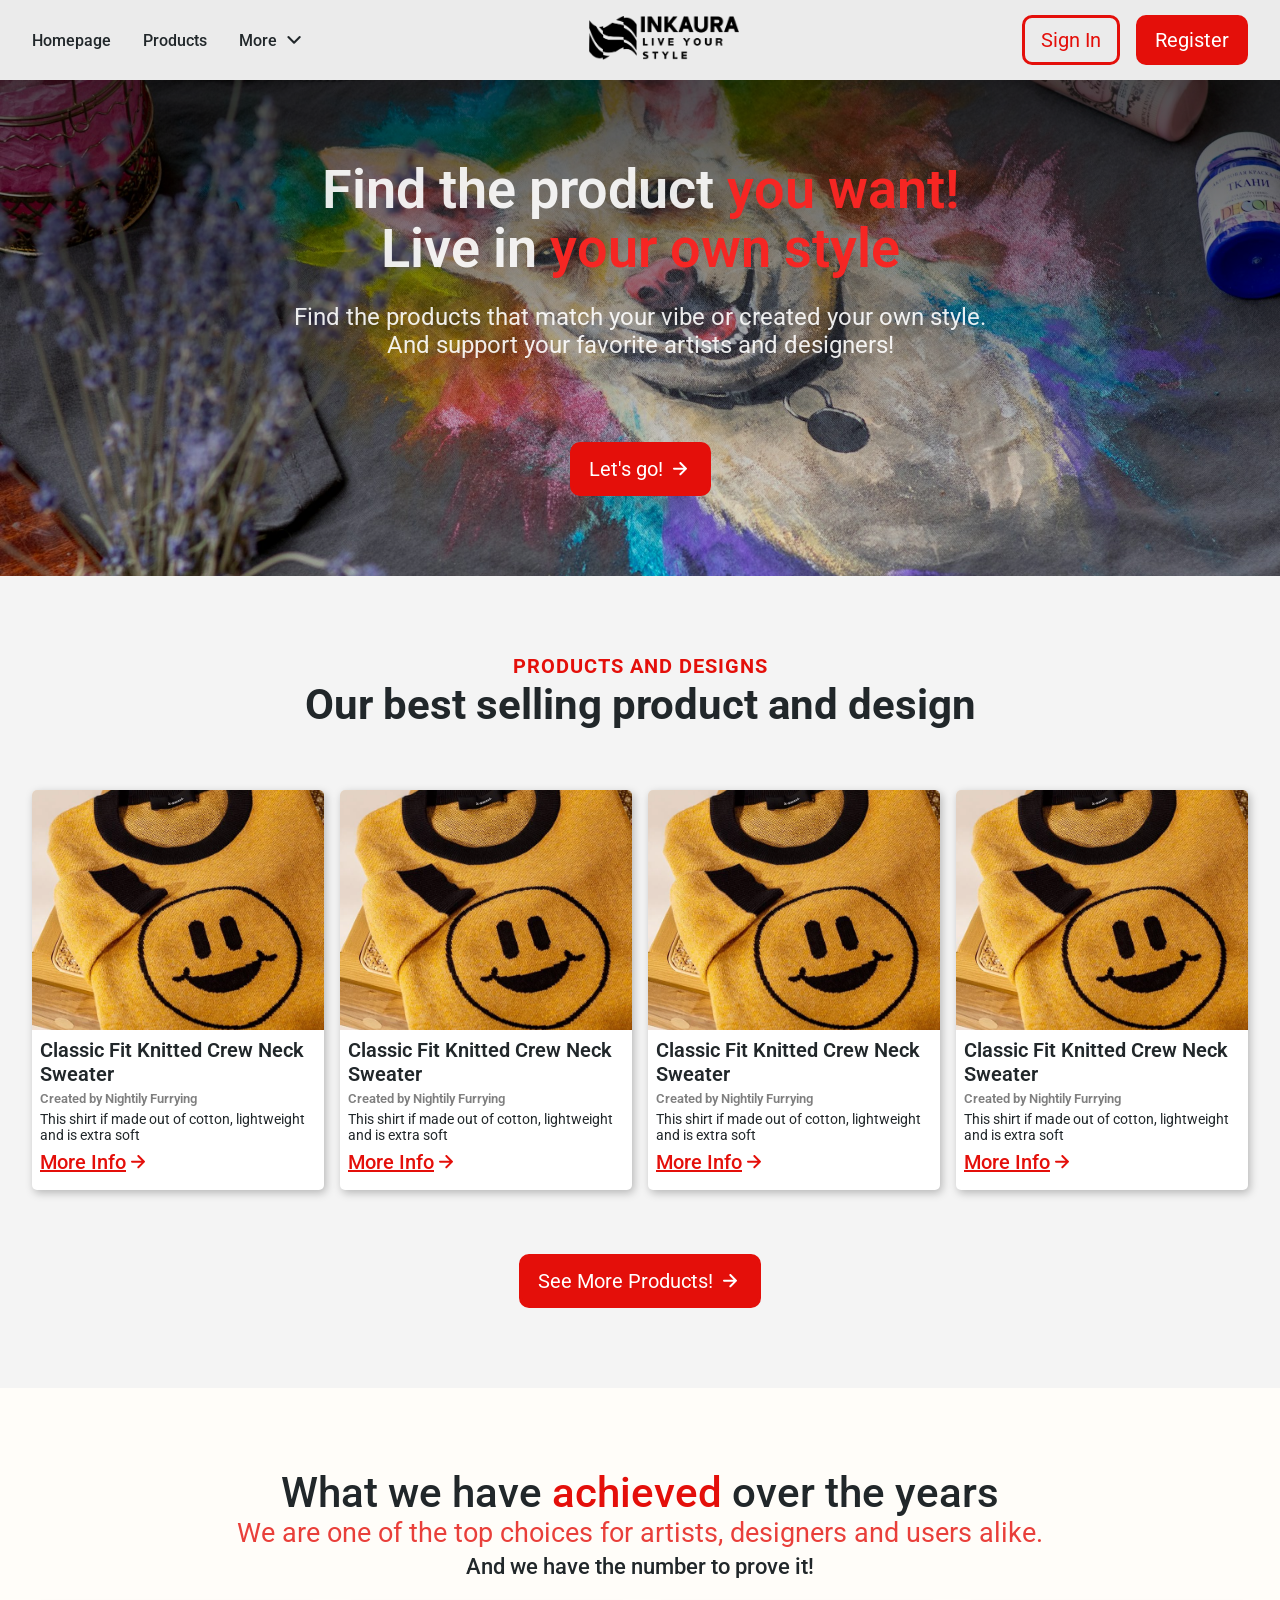
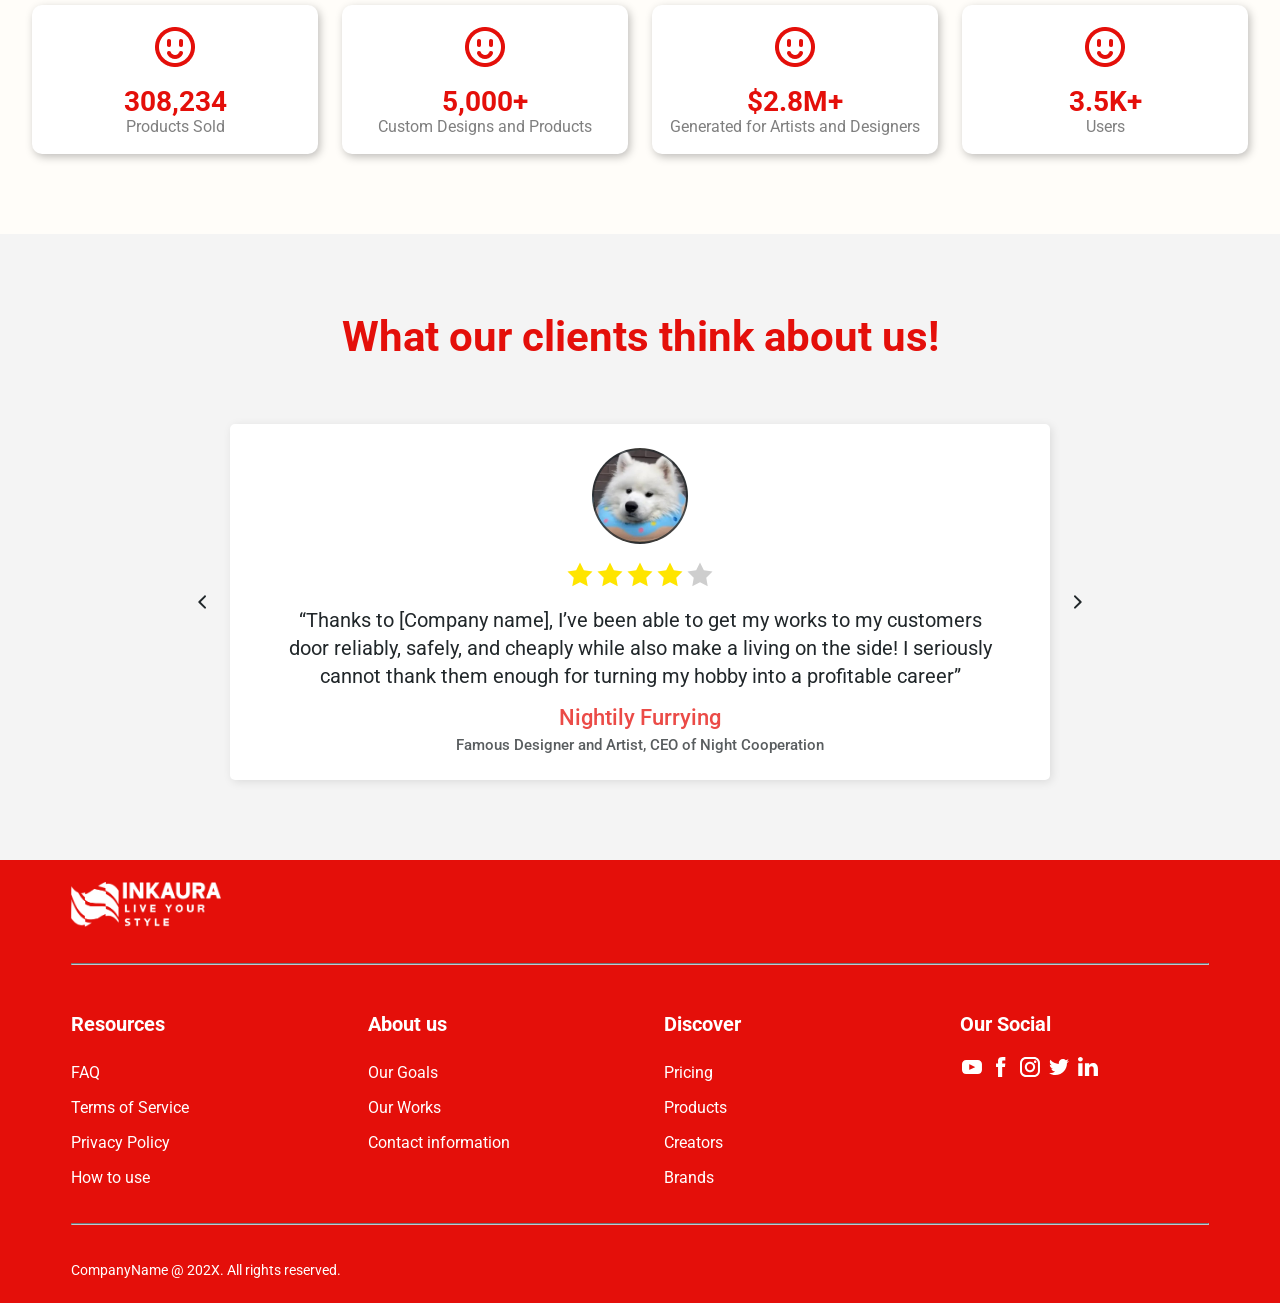
<file: index.html>
<!DOCTYPE html>
<html lang="en">
<head>
    <meta charset="UTF-8">
    <meta name="viewport" content="width=device-width, initial-scale=1.0">
    <title>Print on Demand | Homepage</title>
    <link rel="stylesheet" type="text/css" href="/css/style.css">
    <link rel="stylesheet" href="/css/font.css">
    <link rel="stylesheet" href="/css/header-footer.css">
    <link rel="stylesheet" href="/css/utils.css">
</head>
<body>
    <section class="section1 a-center flex-c">
        <div class="overlay">

        </div>
        <header class="flex-r between a-center">
            <menu class="f16 w5 flex-r a-center">
                <a href="./index.html">
                     Homepage
                </a>
                <a href="./product2.html">
                    Products
                </a>
                <div class="dropdown">
                    <div class="flex-r a-center g-5">
                        More 
                        <svg xmlns="http://www.w3.org/2000/svg" width="24" height="24" viewBox="0 0 24 24" fill="#fff">
                            <path class="icon-chevron-down" fill="var(--default)"/>
                        </svg>
                    </div>
                    <div class="content flex-c">
                        <a href="./about.html">About us</a>
                        <a href="./dashboard.html">Contact Information</a>
                        <a href="./dashboard.html">FAQ</a>
                    </div>
                </div>
            </menu>
            <div class="logo">
                <img src="./assets/logo.png">
            </div>
            <div class="account flex-r">
                <button class="secondary">
                    Sign In
                </button>
                <button class="primary">
                    Register
                </button>
            </div>
        </header>
        <div class="container a-center j-center flex-c between">
            <div class="top flex-c">
                <div class="f54 w7 line-110 c-w90">
                    Find the product <span class="c-accent-light">you want!</span><br>
                    Live in <span class="c-accent-light">your own style</span>
                </div>
                <div class="f24 w4 c-w90">
                    Find the products that match your vibe or created your own style.<br>
                    And support your favorite artists and designers!
                </div>
            </div>
            <button class="primary" onclick="window.location.assign('./product2.html')">
                Let's go!                             
                <svg xmlns="http://www.w3.org/2000/svg" width="24" height="24" viewBox="0 0 24 24" fill="#fff">
                    <path class="icon-arrow-right" fill="#fff"/>
                </svg>
            </button>
        </div>
    </section>
    <section class="section2">
        <div class="container flex-c j-center a-center">
            <div class="header">
                <div class="caption">
                    products and designs
                </div>
                <div class="title">
                    Our best selling product and design
                </div>
            </div>
            <div class="products">
                <div class="card">
                    <div class="image" style="background-image: url('./assets/products/sweater.png');">

                    </div>
                    <div class="text flex-c g-5">
                        <div class="name f20 w7">
                            Classic Fit Knitted Crew Neck Sweater
                        </div>
                        <div class="desc f14 w4 flex-c g-5">
                            <div class="f13 w7 c-b50">
                                Created by Nightily Furrying
                            </div>
                            This shirt if made out of cotton, lightweight and is extra soft
                        </div>
                    </div>
                    <div class="more-info">
                        <div class="c-accent w5 f20 flex-r a-center" onclick="window.location.assign('./product-details.html')">
                            More Info
                            <svg xmlns="http://www.w3.org/2000/svg" width="24" height="24" viewBox="0 0 24 24" fill="#fff">
                                <path class="icon-arrow-right" fill="var(--pumkin)"/>
                            </svg>
                        </div>
                    </div>
                </div>
                <div class="card">
                    <div class="image" style="background-image: url('./assets/products/sweater.png');">

                    </div>
                    <div class="text flex-c g-5">
                        <div class="name f20 w7">
                            Classic Fit Knitted Crew Neck Sweater
                        </div>
                        <div class="desc f14 w4 flex-c g-5">
                            <div class="f13 w7 c-b50">
                                Created by Nightily Furrying
                            </div>
                            This shirt if made out of cotton, lightweight and is extra soft
                        </div>
                    </div>
                    <div class="more-info">
                        <div class="c-accent w5 f20 flex-r a-center" onclick="window.location.assign('./product-details.html')">
                            More Info
                            <svg xmlns="http://www.w3.org/2000/svg" width="24" height="24" viewBox="0 0 24 24" fill="#fff">
                                <path class="icon-arrow-right" fill="var(--pumkin)"/>
                            </svg>
                        </div>
                    </div>
                </div>
                <div class="card">
                    <div class="image" style="background-image: url('./assets/products/sweater.png');">

                    </div>
                    <div class="text flex-c g-5">
                        <div class="name f20 w7">
                            Classic Fit Knitted Crew Neck Sweater
                        </div>
                        <div class="desc f14 w4 flex-c g-5">
                            <div class="f13 w7 c-b50">
                                Created by Nightily Furrying
                            </div>
                            This shirt if made out of cotton, lightweight and is extra soft
                        </div>
                    </div>
                    <div class="more-info">
                        <div class="c-accent w5 f20 flex-r a-center" onclick="window.location.assign('./product-details.html')">
                            More Info
                            <svg xmlns="http://www.w3.org/2000/svg" width="24" height="24" viewBox="0 0 24 24" fill="#fff">
                                <path class="icon-arrow-right" fill="var(--pumkin)"/>
                            </svg>
                        </div>
                    </div>
                </div>
                <div class="card">
                    <div class="image" style="background-image: url('./assets/products/sweater.png');">

                    </div>
                    <div class="text flex-c g-5">
                        <div class="name f20 w7">
                            Classic Fit Knitted Crew Neck Sweater
                        </div>
                        <div class="desc f14 w4 flex-c g-5">
                            <div class="f13 w7 c-b50">
                                Created by Nightily Furrying
                            </div>
                            This shirt if made out of cotton, lightweight and is extra soft
                        </div>
                    </div>
                    <div class="more-info">
                        <div class="c-accent w5 f20 flex-r a-center" onclick="window.location.assign('./product-details.html')">
                            More Info
                            <svg xmlns="http://www.w3.org/2000/svg" width="24" height="24" viewBox="0 0 24 24" fill="#fff">
                                <path class="icon-arrow-right" fill="var(--pumkin)"/>
                            </svg>
                        </div>
                    </div>
                </div>
            </div>
            <button class="primary" onclick="window.location.assign('./product2.html')">
                See More Products!                             
                <svg xmlns="http://www.w3.org/2000/svg" width="24" height="24" viewBox="0 0 24 24" fill="#fff">
                    <path class="icon-arrow-right" fill="white"/>
                </svg>
            </button>
        </div>
    </section>
    <section class="section3">
        <div class="container flex-c text-center g-24">
            <div>
                <div class="f42 w5">
                    What we have <span class="c-accent">achieved</span> over the years
                </div>
                <div class="c-accent80 f27 w4">
                    We are one of the top choices for artists, designers and users alike.<br>
                    <span class="f22 w5">And we have the number to prove it!</span>
                </div>
            </div>
            <div class="stat flex-r">
                <div class="card flex-c j-center a-center">
                    <img src="./assets/icon/smiley.png">
                    <div>
                        <div class="line-110 f28 w8 c-accent">
                            308,234
                        </div>
                        <div class="c-b50 f16 w4">
                            Products Sold
                        </div>
                    </div>
                </div>
                <div class="card flex-c j-center a-center">
                    <img src="./assets/icon/smiley.png">
                    <div>
                        <div class="line-110 f28 w8 c-accent">
                            5,000+
                        </div>
                        <div class="c-b50 f16 w4">
                            Custom Designs and Products
                        </div>
                    </div>
                </div>
                <div class="card flex-c j-center a-center">
                    <img src="./assets/icon/smiley.png">
                    <div>
                        <div class="line-110 f28 w8 c-accent">
                            $2.8M+
                        </div>
                        <div class="c-b50 f16 w4">
                            Generated for Artists and Designers
                        </div>
                    </div>
                </div>
                <div class="card flex-c j-center a-center">
                    <img src="./assets/icon/smiley.png">
                    <div>
                        <div class="line-110 f28 w8 c-accent">
                            3.5K+
                        </div>
                        <div class="c-b50 f16 w4">
                            Users
                        </div>
                    </div>
                </div>
            </div>
        </div>
    </section>
    <section class="section4">
        <div class="container flex-c a-center between g-64">
            <div class="f42 w8 line-110 text-center c-accent">
                What our clients think about us!
            </div>
            <div class="testimonials flex-r g-16 a-center j-center text-center">
                <svg xmlns="http://www.w3.org/2000/svg" width="24" height="24" viewBox="0 0 24 24" fill="#fff">
                    <path class="icon-chevron-left"/>
                </svg>
                <div class="card flex-c g-16 a-center">
                    <div class="user">
                        
                    </div>
                    <div class="flex-r a-center j-center">
                        <svg xmlns="http://www.w3.org/2000/svg" width="30" height="30" viewBox="0 0 30 30" fill="none">
                            <rect xmlns="http://www.w3.org/2000/svg" width="30" height="30" fill="white"/>
                            <path class="icon-star-active"/>
                        </svg>
                        <svg xmlns="http://www.w3.org/2000/svg" width="30" height="30" viewBox="0 0 30 30" fill="none">
                            <path class="icon-star-active"/>
                        </svg>
                        <svg xmlns="http://www.w3.org/2000/svg" width="30" height="30" viewBox="0 0 30 30" fill="none">
                            <path class="icon-star-active"/>
                        </svg>
                        <svg xmlns="http://www.w3.org/2000/svg" width="30" height="30" viewBox="0 0 30 30" fill="none">
                            <path class="icon-star-active"/>
                        </svg>
                        <svg xmlns="http://www.w3.org/2000/svg" width="30" height="30" viewBox="0 0 30 30" fill="none">
                            <path class="icon-star"/>
                        </svg>
                    </div>
                    <div class="text f20 line-140 w4 text-center">
                        “Thanks to [Company name], I’ve been able to get my works to my customers door reliably, safely, and cheaply while also make a living on the side! I seriously cannot thank them enough for turning my hobby into a profitable career”
                    </div>
                    <div class="flex-c a-center j-center g-5">
                        <div class="c-accent75 f22 w5 line-110">
                            Nightily Furrying
                        </div>
                        <div class="c-text75 f15 w5 line-140">
                            Famous Designer and Artist, CEO of Night Cooperation
                        </div>
                    </div>
                </div>
                <svg xmlns="http://www.w3.org/2000/svg" width="24" height="24" viewBox="0 0 24 24" fill="#fff" class="flip">
                    <path class="icon-chevron-left"/>
                </svg>
            </div>
        </div>
    </section>
    <footer class="a-center j-center">
        <div class="container">
            <div class="logo">
                <img src="./assets/logo.png" style="filter: invert(1);">
            </div>
            <hr>
            <div class="resources flex-r between">
                <div class="link-bar">
                    <div class="link-type">
                        Resources
                    </div>
                    <a href="#" class="link">
                        FAQ
                    </a>
                    <a href="#" class="link">
                        Terms of Service
                    </a>
                    <a href="#" class="link">
                        Privacy Policy
                    </a>
                    <a href="#" class="link">
                        How to use
                    </a>
                </div>
                <div class="link-bar">
                    <div class="link-type">
                        About us
                    </div>
                    <a href="#" class="link">
                        Our Goals
                    </a>
                    <a href="#" class="link">
                        Our Works
                    </a>
                    <a href="#" class="link">
                        Contact information
                    </a>
                </div>
                <div class="link-bar">
                    <div class="link-type">
                        Discover
                    </div>
                    <a href="#" class="link">
                        Pricing
                    </a>
                    <a href="#" class="link">
                        Products
                    </a>
                    <a href="#" class="link">
                        Creators
                    </a>
                    <a href="#" class="link">
                        Brands
                    </a>
                </div>
                <div class="link-bar social">
                    <div class="link-type">
                        Our Social
                    </div>
                    <div class="flex-r g-5 a-center">
                        <img src="./assets/icon/youtube.svg">
                        <img src="./assets/icon/facebook.svg">
                        <img src="./assets/icon/instagram.svg">
                        <img src="./assets/icon/twitter.svg">
                        <img src="./assets/icon/linkedin.svg">
                    </div>
                </div>
            </div>
            <hr>
            <div class="copyright f14 line-140 w4">
                CompanyName @ 202X. All rights reserved.
            </div>
        </div>
    </footer>
</body>
<script src="./data.js"></script>
</html>
</file>
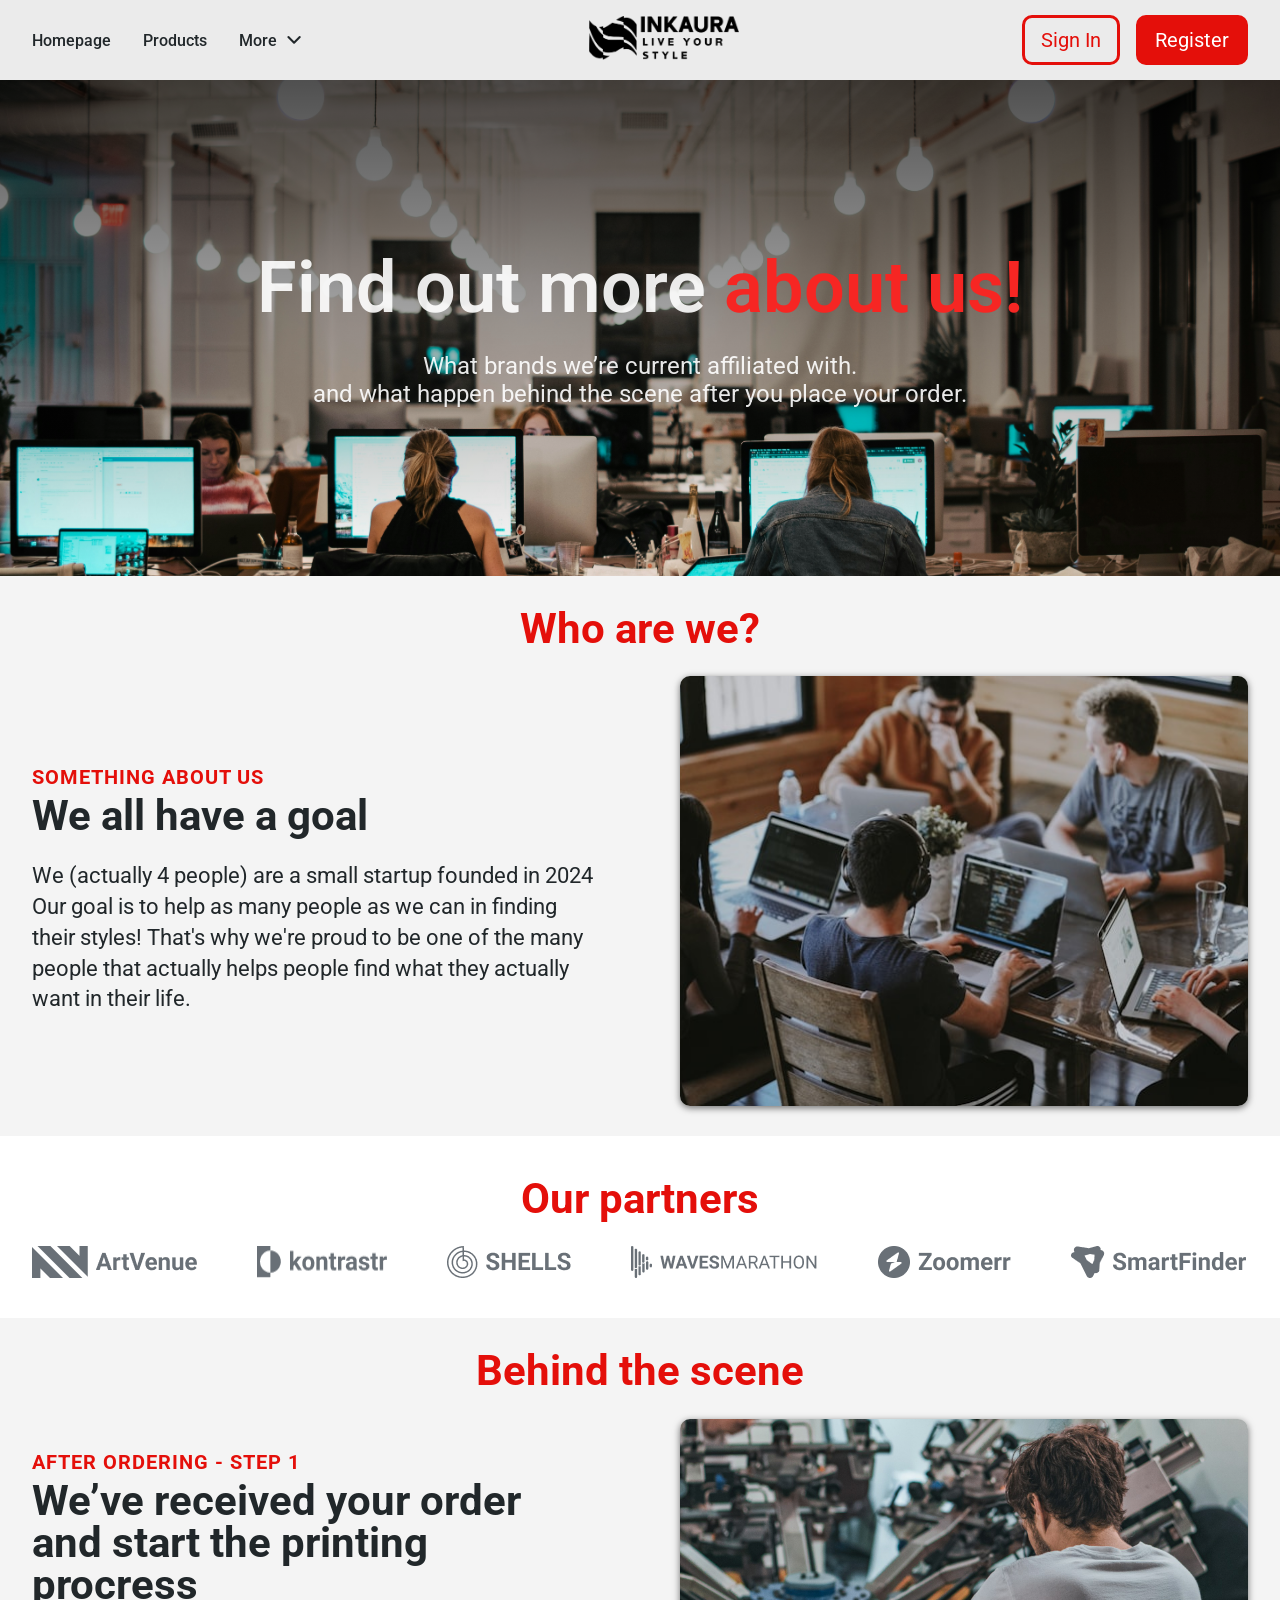
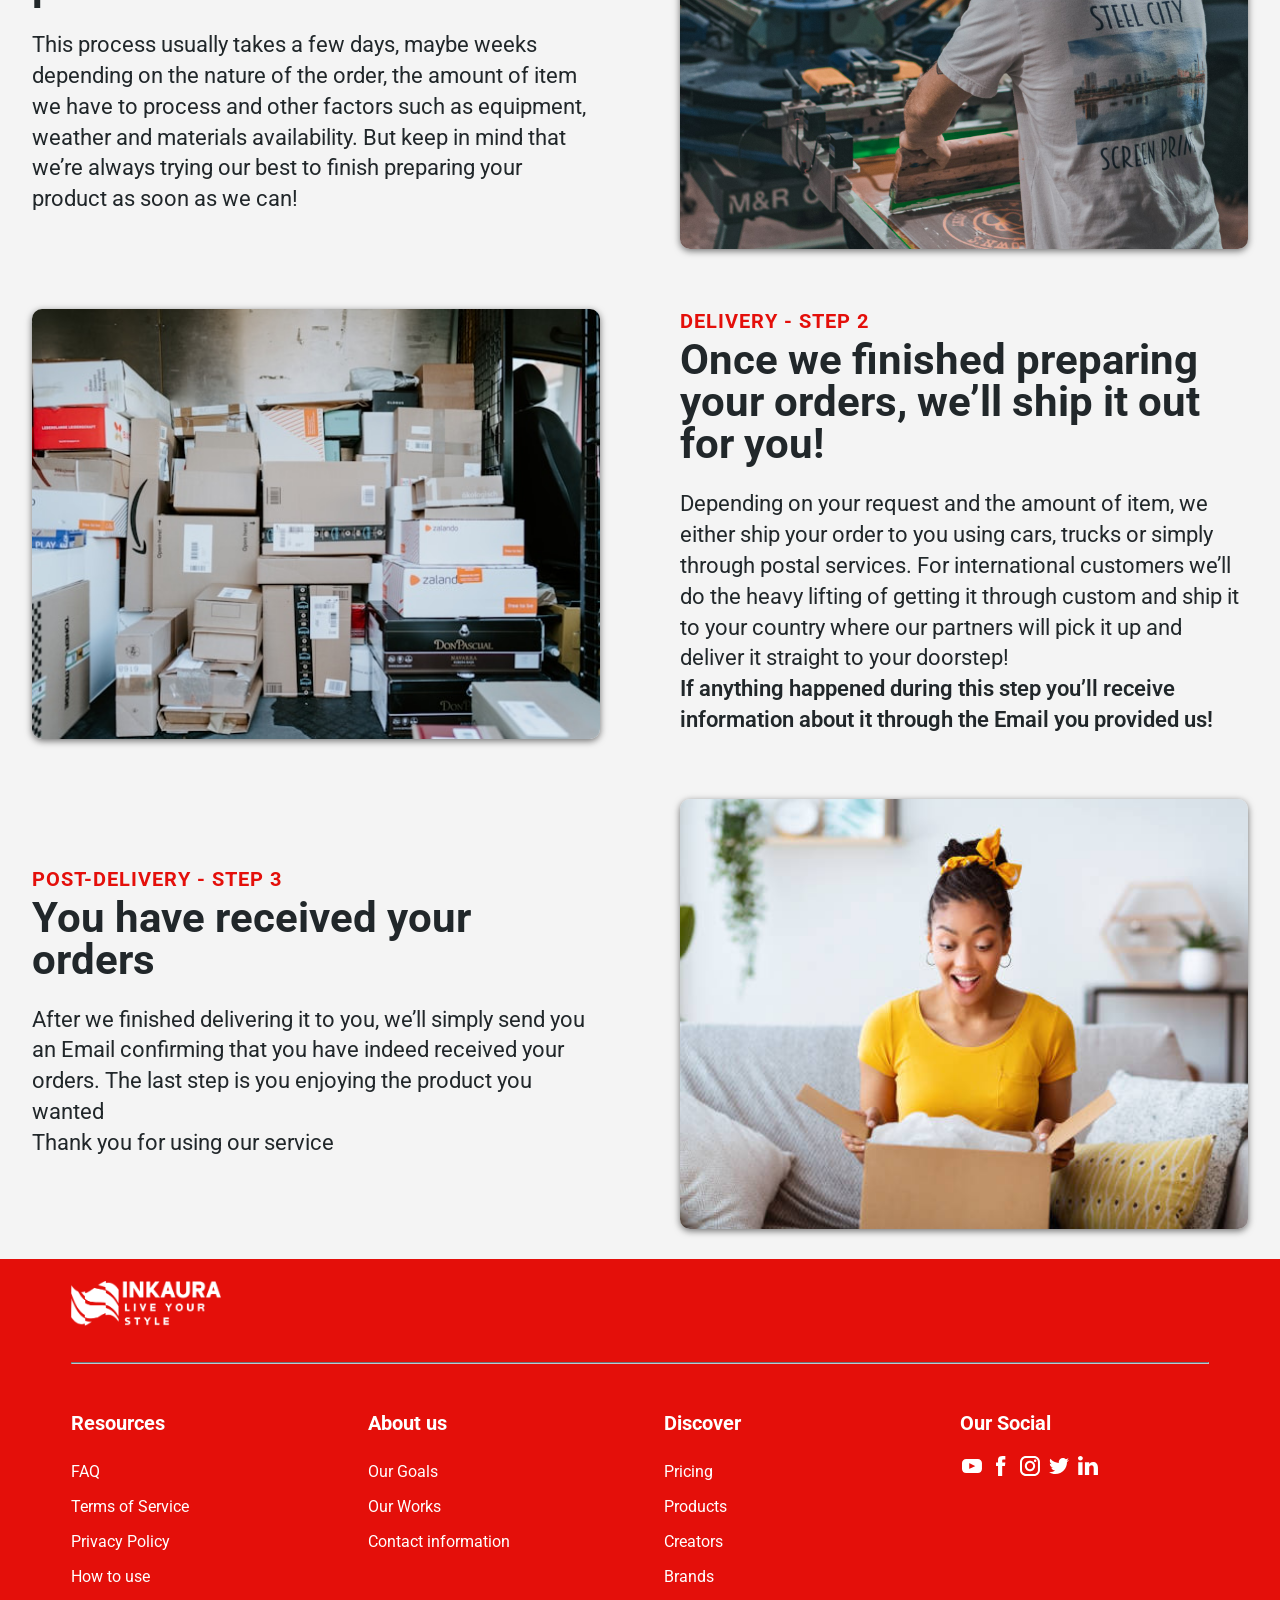
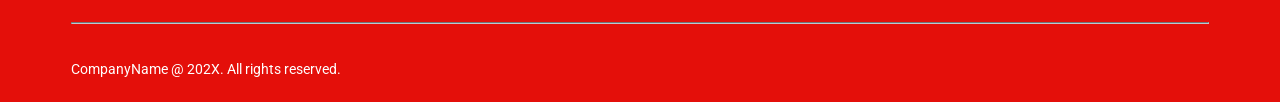
<file: about.html>
<!DOCTYPE html>
<html lang="en">
<head>
    <meta charset="UTF-8">
    <meta name="viewport" content="width=device-width, initial-scale=1.0">
    <title>Print on Demand | About us</title>
    <link rel="stylesheet" href="/css/font.css">
    <link rel="stylesheet" href="/css/utils.css">
    <link rel="stylesheet" href="/css/header-footer.css">
    <link rel="stylesheet" href="/css/about.css">
</head>
<body>
    <section class="section1 a-center flex-c">
        <div class="overlay">

        </div>
        <header class="flex-r between a-center">
            <menu class="f16 w5 flex-r a-center">
                <a href="./index.html">
                    Homepage
                </a>
                <a href="./product2.html">
                    Products
                </a>
                <div class="dropdown">
                    <div class="flex-r a-center g-5">
                        More 
                        <svg xmlns="http://www.w3.org/2000/svg" width="24" height="24" viewBox="0 0 24 24" fill="#fff">
                            <path class="icon-chevron-down" fill="var(--default)"/>
                        </svg>
                    </div>
                    <div class="content flex-c">
                        <a href="./about.html">About us</a>
                        <a href="./dashboard.html">Contact Information</a>
                        <a href="./dashboard.html">FAQ</a>
                    </div>
                </div>
            </menu>
            <div class="logo">
                <img src="./assets/logo.png">
            </div>
            <div class="account flex-r">
                <button class="secondary">
                    Sign In
                </button>
                <button class="primary">
                    Register
                </button>
            </div>
        </header>
        <div class="container a-center j-center flex-c">
            <div class="top flex-c">
                <div class="f72 w7 line-110 c-w90">
                    Find out more <span class="c-accent-light">about us!</span>
                </div>
                <div class="f24 w4 c-w90">
                    What brands we’re current affiliated with.<br>
                    and what happen behind the scene after you place your order.
                </div>
            </div>
        </div>
    </section>
    <section class="section2 flex-c">
        <div class="f42 w8 c-accent line-110 section-header">
            Who are we?
        </div>
        <div class="container">
            <div class="text flex-c">
                <div class="header">
                    <div class="caption">
                        something about us
                    </div>
                    <div class="title">
                        We all have a goal
                    </div>
                </div>
                <div class="f22 w4 line-140">
                    We (actually 4 people) are a small startup founded in 2024<br>
                    Our goal is to help as many people as we can in finding their styles! That's why we're proud to be one of the many people that actually helps people find what they actually want in their life.
                </div>
            </div>
            <div class="image" style="--url: url('/assets/illustration/startup.jpg')">

            </div>
        </div>
    </section>
    <section class="flex-c g-24" style="padding: 40px 0;">
        <div class="f42 w8 c-accent line-110 section-header">
            Our partners
        </div>
        <div class="partners flex-r between container">
            <img src="./assets/brands/Name=ArtVenue.png">
            <img src="./assets/brands/Name=Kontrastr.png">
            <img src="./assets/brands/Name=Shell.png">
            <img src="./assets/brands/Name=Waves.png">
            <img src="./assets/brands/Name=Zoomerr-1.png">
            <img src="./assets/brands/Name=Zoomerr.png">
        </div>
    </section>
    <section class="section2 flex-c">
        <div class="f42 w8 c-accent line-110 section-header">
            Behind the scene
        </div>
        <div class="container">
            <div class="text flex-c">
                <div class="header">
                    <div class="caption">
                        After ordering - Step 1
                    </div>
                    <div class="title">
                        We’ve received your order and start the printing procress
                    </div>
                </div>
                <div class="f22 w4 line-140">
                    This process usually takes a few days, maybe weeks depending on the nature of the order, the amount of item we have to process and other factors such as equipment, weather and materials availability. But keep in mind that we’re always trying our best to finish preparing your product as soon as we can!
                </div>
            </div>
            <div class="image" style="--url: url('/assets/illustration/about-image1.jpg')">

            </div>
        </div>
    </section>
    <section class="section2 flex-c">
        <div class="container">
            <div class="image" style="--url: url('/assets/illustration/about-image2.jpg')">

            </div>
            <div class="text flex-c">
                <div class="header">
                    <div class="caption">
                        Delivery - Step 2
                    </div>
                    <div class="title">
                        Once we finished preparing your orders, we’ll ship it out for you!
                    </div>
                </div>
                <div class="f22 w4 line-140">
                    Depending on your request and the amount of item, we either ship your order to you using cars, trucks or simply through postal services. For international customers we’ll do the heavy lifting of getting it through custom and ship it to your country where our partners will pick it up and deliver it straight to your doorstep!
                    <br>
                    <span class="w7">
                        If anything happened during this step you’ll receive information about it through the Email you provided us!
                    </span>
                </div>
            </div>
        </div>
    </section>
    <section class="section2 flex-c">
        <div class="container">
            <div class="text flex-c">
                <div class="header">
                    <div class="caption">
                        post-delivery - Step 3
                    </div>
                    <div class="title">
                        You have received your orders
                    </div>
                </div>
                <div class="f22 w4 line-140">
                    After we finished delivering it to you, we’ll simply send you an Email confirming that you have indeed received your orders.
                    The last step is you enjoying the product you wanted<br>
                    Thank you for using our service
                </div>
            </div>
            <div class="image" style="--url: url('/assets/illustration/about-image3.jpg')">

            </div>
        </div>
    </section>
    <footer class="a-center j-center">
        <div class="container">
            <div class="logo">
                <img src="./assets/logo.png" style="filter: invert(1);">
            </div>
            <hr>
            <div class="resources flex-r between">
                <div class="link-bar">
                    <div class="link-type">
                        Resources
                    </div>
                    <a href="#" class="link">
                        FAQ
                    </a>
                    <a href="#" class="link">
                        Terms of Service
                    </a>
                    <a href="#" class="link">
                        Privacy Policy
                    </a>
                    <a href="#" class="link">
                        How to use
                    </a>
                </div>
                <div class="link-bar">
                    <div class="link-type">
                        About us
                    </div>
                    <a href="#" class="link">
                        Our Goals
                    </a>
                    <a href="#" class="link">
                        Our Works
                    </a>
                    <a href="#" class="link">
                        Contact information
                    </a>
                </div>
                <div class="link-bar">
                    <div class="link-type">
                        Discover
                    </div>
                    <a href="#" class="link">
                        Pricing
                    </a>
                    <a href="#" class="link">
                        Products
                    </a>
                    <a href="#" class="link">
                        Creators
                    </a>
                    <a href="#" class="link">
                        Brands
                    </a>
                </div>
                <div class="link-bar social">
                    <div class="link-type">
                        Our Social
                    </div>
                    <div class="flex-r g-5 a-center">
                        <img src="./assets/icon/youtube.svg">
                        <img src="./assets/icon/facebook.svg">
                        <img src="./assets/icon/instagram.svg">
                        <img src="./assets/icon/twitter.svg">
                        <img src="./assets/icon/linkedin.svg">
                    </div>
                </div>
            </div>
            <hr>
            <div class="copyright f14 line-140 w4">
                CompanyName @ 202X. All rights reserved.
            </div>
        </div>
    </footer>
</body>
</html>
</file>
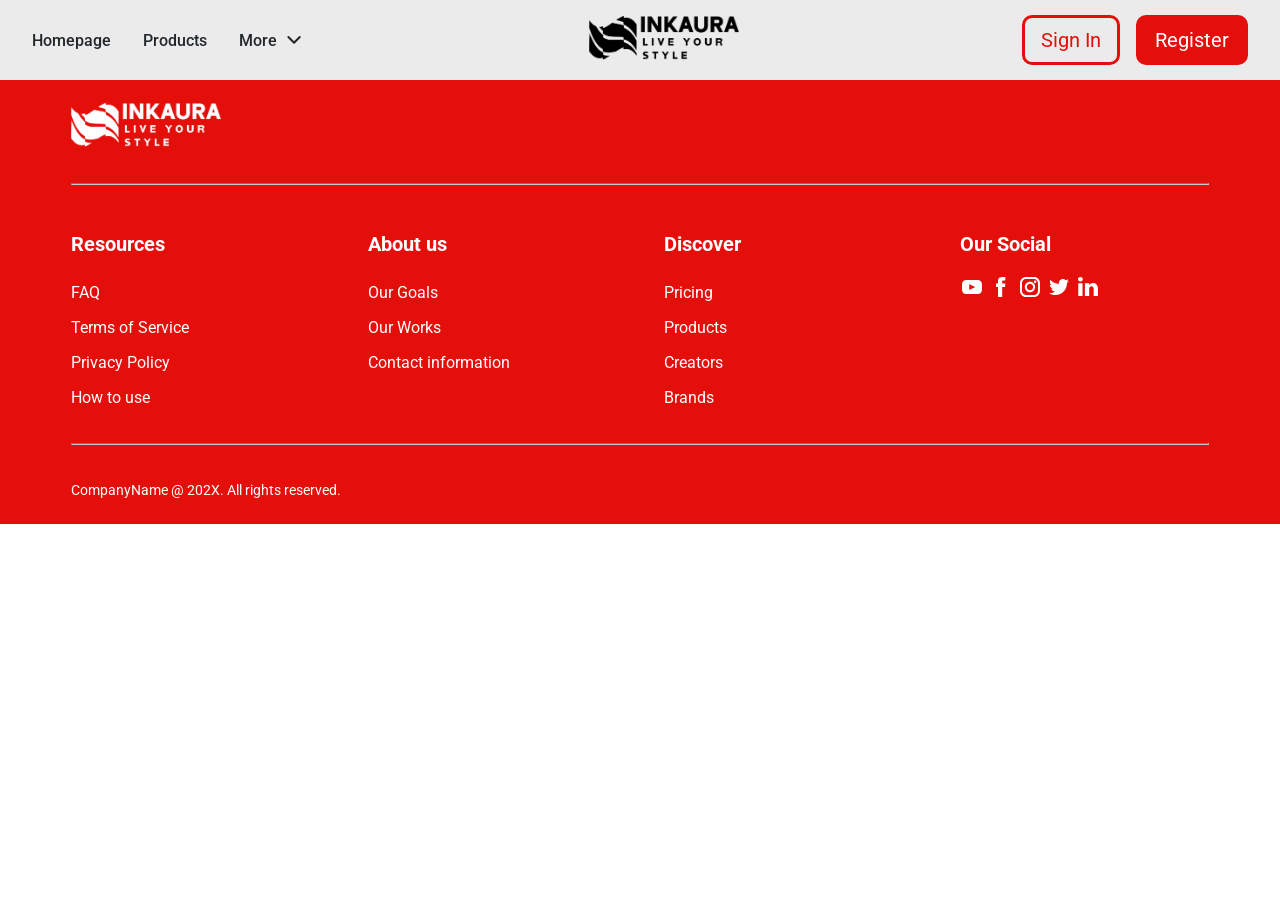
<file: dashboard.html>
<!DOCTYPE html>
<html lang="en">
<head>
    <meta charset="UTF-8">
    <meta name="viewport" content="width=device-width, initial-scale=1.0">
    <title>Document</title>
    <link rel="stylesheet" type="text/css" href="/css/style.css">
    <link rel="stylesheet" href="/css/font.css">
    <link rel="stylesheet" href="/css/header-footer.css">
    <link rel="stylesheet" href="/css/utils.css">
</head>
<body>
    <section class="a-center flex-c" style="padding: 0;">
        <header class="flex-r between a-center">
            <menu class="f16 w5 flex-r a-center">
                <a href="./index.html">
                    Homepage
                </a>
                <a href="./product2.html">
                    Products
                </a>
                <div class="dropdown">
                    <div class="flex-r a-center g-5">
                        More 
                        <svg xmlns="http://www.w3.org/2000/svg" width="24" height="24" viewBox="0 0 24 24" fill="#fff">
                            <path class="icon-chevron-down" fill="var(--default)"/>
                        </svg>
                    </div>
                    <div class="content flex-c">
                        <a href="./about.html">About us</a>
                        <a href="./dashboard.html">Contact Information</a>
                        <a href="./dashboard.html">FAQ</a>
                    </div>
                </div>
            </menu>
            <div class="logo">
                <img src="./assets/logo.png">
            </div>
            <div class="account flex-r">
                <button class="secondary">
                    Sign In
                </button>
                <button class="primary">
                    Register
                </button>
            </div>
        </header>
    </section>
    <footer class="a-center j-center">
        <div class="container">
            <div class="logo">
                <img src="./assets/logo.png" style="filter: invert(1);">
            </div>
            <hr>
            <div class="resources flex-r between">
                <div class="link-bar">
                    <div class="link-type">
                        Resources
                    </div>
                    <a href="#" class="link">
                        FAQ
                    </a>
                    <a href="#" class="link">
                        Terms of Service
                    </a>
                    <a href="#" class="link">
                        Privacy Policy
                    </a>
                    <a href="#" class="link">
                        How to use
                    </a>
                </div>
                <div class="link-bar">
                    <div class="link-type">
                        About us
                    </div>
                    <a href="#" class="link">
                        Our Goals
                    </a>
                    <a href="#" class="link">
                        Our Works
                    </a>
                    <a href="#" class="link">
                        Contact information
                    </a>
                </div>
                <div class="link-bar">
                    <div class="link-type">
                        Discover
                    </div>
                    <a href="#" class="link">
                        Pricing
                    </a>
                    <a href="#" class="link">
                        Products
                    </a>
                    <a href="#" class="link">
                        Creators
                    </a>
                    <a href="#" class="link">
                        Brands
                    </a>
                </div>
                <div class="link-bar social">
                    <div class="link-type">
                        Our Social
                    </div>
                    <div class="flex-r g-5 a-center">
                        <img src="./assets/icon/youtube.svg">
                        <img src="./assets/icon/facebook.svg">
                        <img src="./assets/icon/instagram.svg">
                        <img src="./assets/icon/twitter.svg">
                        <img src="./assets/icon/linkedin.svg">
                    </div>
                </div>
            </div>
            <hr>
            <div class="copyright f14 line-140 w4">
                CompanyName @ 202X. All rights reserved.
            </div>
        </div>
    </footer>
</body>
</html>
</file>
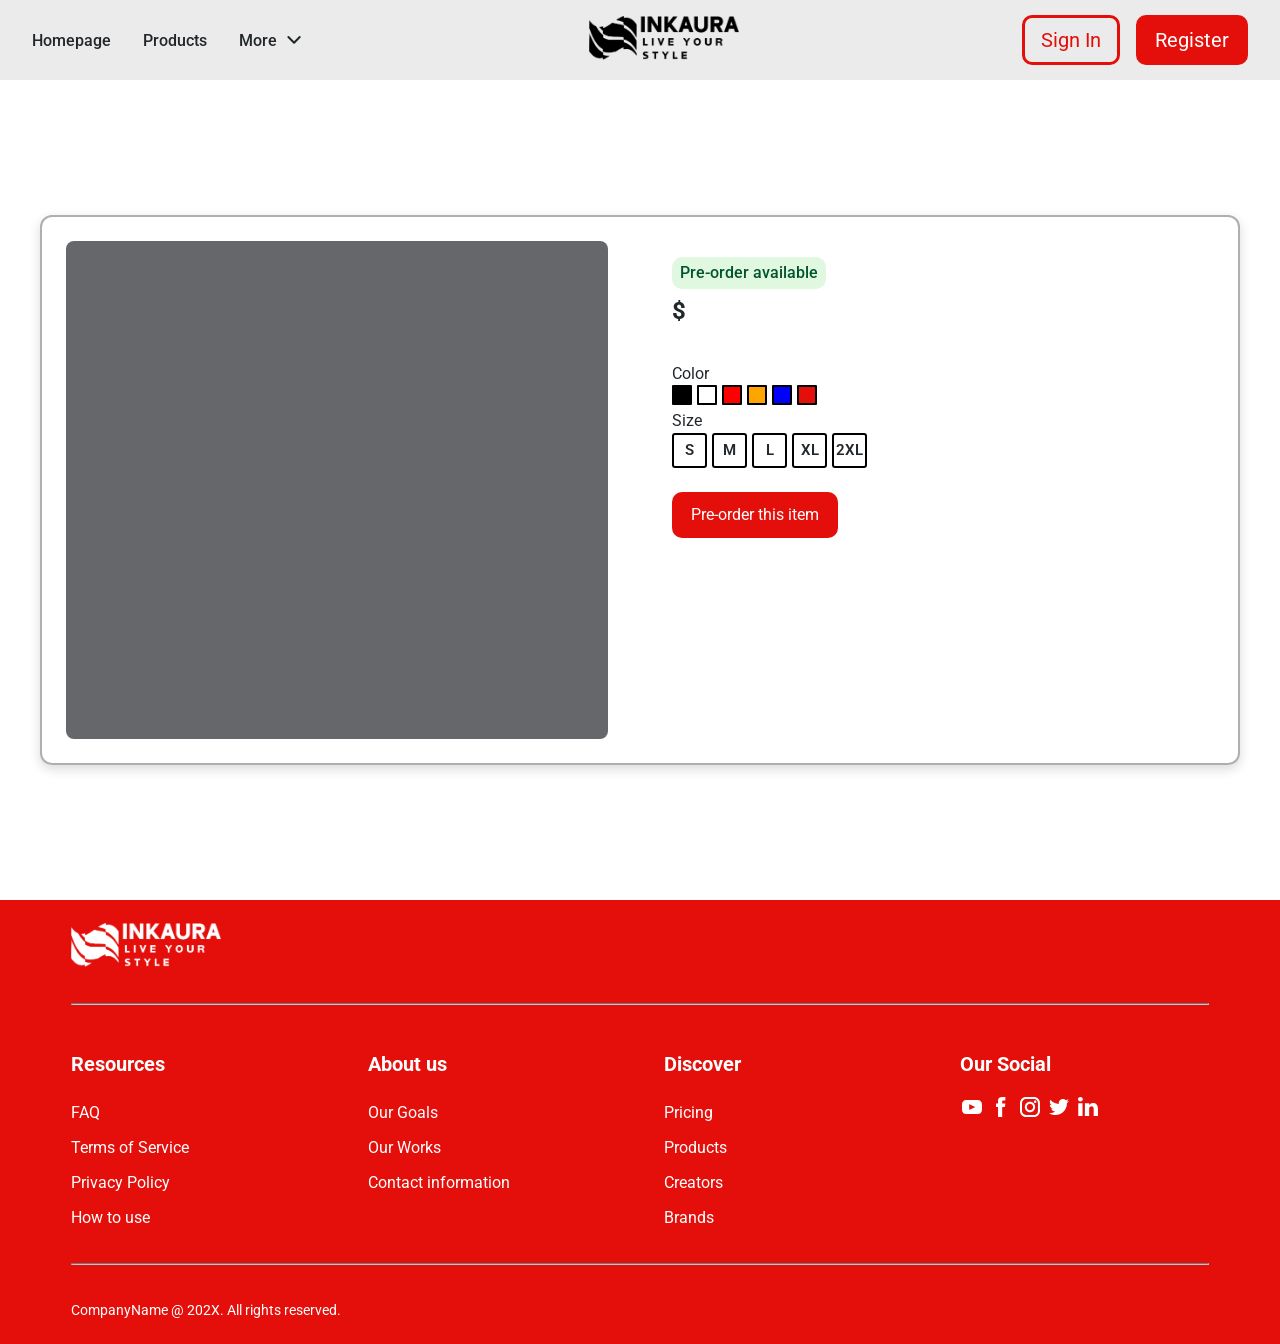
<file: product-details.html>
<!DOCTYPE html>
<html lang="vi">
<head>
    <meta charset="UTF-8">
    <meta name="viewport" content="width=device-width, initial-scale=1.0">
    <title>Print on Demand | Product details</title>
    <link rel="stylesheet" href="/css/font.css">
    <link rel="stylesheet" href="/css/utils.css">
    <link rel="stylesheet" href="/css/header-footer.css">
    <style>
        button.color {
            padding: 0;
            --color: black;
            width: 20px;
            height: 20px;
            border: 2px solid black;
            background-color: var(--color);
            border-radius: 1px;
        }
        button.size {
            padding: 0;
            font-size: 15px;
            font-weight: bold;
            --color: rgba(0, 0, 0, 0);
            width: 35px;
            height: 35px;
            border: 2px solid black;
            background-color: var(--color);
            border-radius: 3px;
            line-height: 100%;
            transition: 0.25s;
        }
        button.size:hover {
            --color: rgba(0, 0, 0, 0.1)
        }
        .box {
            height: calc(100vh - 80px);
            padding: 40px 0;
            min-height: 630px;
        }
        .pre-order {
            color: #02542D;
            background-color: var(--background-success); 
            background-color: #e0f8e0; 
            padding: 8px;
            border-radius: 10px;
            text-align: center;
            line-height: 100%;
        }
        #prices {
            line-height: 100%;
        }
        .form-label {
            font-size: 16px;
            font-weight: 400;
            line-height: 140%;
        }
        .product-card {
            border: 2px solid rgba(0, 0, 0, 0.315);
            max-width: 1200px;
            width: 100%;
            height: 100%;
            max-height: 550px;
            gap: 24px;
            background-color: #ffffff;
            border-radius: 12px;
            padding: 24px;
            box-shadow: 0 4px 12px rgba(0, 0, 0, 0.15);
            .image {
                background-image: url("./");
                border-radius: 8px;
                background-color: #65676b;
                background-size: cover;
                background-position: 50%;
                width: calc(50% - 32px);
                height: 100%;
                max-height: 500px;
            }
            .containter {
                width: calc(50% - 32px);
                gap: 24px;
                .top {
                    gap: 16px;

                    .product-details {
                        align-items: flex-start;
                        display: flex;
                        flex-direction: column;
                        gap: 10px   ;
                    }
                }
            }
        }

        .options-group {
            display: flex;
            gap: 16px;
        }

        .option-select {
            flex: 1;
        }
        
        .option-select label {
            display: block;
            font-size: 14px;
            font-weight: 600;
            margin-bottom: 6px;
        }
        .info {
            padding: 8px 16px;
            border: 1px solid #ddd;
            border-radius: 6px;
            width: 100%;
            overflow: hidden;
            cursor: pointer;
            height: min-content;
        }
        .desc {
            height: 0;
            overflow: hidden;
            transition: 0.25s;
        }
    
    </style>
</head>
<body>
    <section class="section1 a-center flex-c" style="padding: 0;">
        <header class="flex-r between a-center">
            <menu class="f16 w5 flex-r a-center">
                <a href="./index.html">
                    Homepage
                </a>
                <a href="./product2.html">
                    Products
                </a>
                <div class="dropdown">
                    <div class="flex-r a-center g-5">
                        More 
                        <svg xmlns="http://www.w3.org/2000/svg" width="24" height="24" viewBox="0 0 24 24" fill="#fff">
                            <path class="icon-chevron-down" fill="var(--default)"/>
                        </svg>
                    </div>
                    <div class="content flex-c">
                        <a href="./about.html">About us</a>
                        <a href="./dashboard.html">Contact Information</a>
                        <a href="./dashboard.html">FAQ</a>
                    </div>
                </div>
            </menu>
            <div class="logo">
                <img src="./assets/logo.png">
            </div>
            <div class="account flex-r">
                <button class="secondary">
                    Sign In
                </button>
                <button class="primary">
                    Register
                </button>
            </div>
        </header>
    </section>
    <section class="box flex a-center j-center">
        <div class="product-card flex-r between">
            <div class="image">
                
            </div>
            <div class="containter flex-c a-left">
                <div class="top flex-c">
                    <div class="f30 w7" id="name">
                       
                    </div>
                    <div class="product-details">
                        <span class="pre-order f16 w5">Pre-order available</span>
                        <div class="f24 w8" id="prices">$</div>
                    </div>    
                    <div class="f16 w4 c-b50" id="desc"></div>
                </div>
    
                <div class="select-area flex-c g-5 between">
                    <div class="option-select">
                        <div class="form-label">
                            Color
                        </div>
                        <div class="flex-r g-5">
                            <button class="color" style="--color: black" onclick="setBackground('black')">

                            </button>
                            <button class="color" style="--color: white" onclick="setBackground('white')">

                            </button>
                            <button class="color" style="--color: red" onclick="setBackground('red')">

                            </button>
                            <button class="color" style="--color: orange" onclick="setBackground('orange')">

                            </button>
                            <button class="color" style="--color: blue" onclick="setBackground('blue')">

                            </button>
                            <button class="color" style="--color: #e40f0a" onclick="setBackground(`#e40f0a`)">

                            </button>
                        </div>
                    </div>
                    <div class="option-select">
                        <div class="form-label">
                            Size
                        </div>
                        <div class="flex-r g-5">
                            <button class="size">
                                S
                            </button>
                            <button class="size">
                                M
                            </button>
                            <button class="size">
                                L
                            </button>
                            <button class="size">
                                XL
                            </button>
                            <button class="size">
                                2XL
                            </button>
                        </div>
                    </div>
                </div>
    
                <button class="primary f16" onclick="window.location.assign('/product-payment.html')">Pre-order this item</button>
            </div>
        </div>
    </section>
    <footer class="a-center j-center">
        <div class="container">
            <div class="logo">
                <img src="./assets/logo.png" style="filter: invert(1);">
            </div>
            <hr>
            <div class="resources flex-r between">
                <div class="link-bar">
                    <div class="link-type">
                        Resources
                    </div>
                    <a href="#" class="link">
                        FAQ
                    </a>
                    <a href="#" class="link">
                        Terms of Service
                    </a>
                    <a href="#" class="link">
                        Privacy Policy
                    </a>
                    <a href="#" class="link">
                        How to use
                    </a>
                </div>
                <div class="link-bar">
                    <div class="link-type">
                        About us
                    </div>
                    <a href="#" class="link">
                        Our Goals
                    </a>
                    <a href="#" class="link">
                        Our Works
                    </a>
                    <a href="#" class="link">
                        Contact information
                    </a>
                </div>
                <div class="link-bar">
                    <div class="link-type">
                        Discover
                    </div>
                    <a href="#" class="link">
                        Pricing
                    </a>
                    <a href="#" class="link">
                        Products
                    </a>
                    <a href="#" class="link">
                        Creators
                    </a>
                    <a href="#" class="link">
                        Brands
                    </a>
                </div>
                <div class="link-bar social">
                    <div class="link-type">
                        Our Social
                    </div>
                    <div class="flex-r g-5 a-center">
                        <img src="./assets/icon/youtube.svg">
                        <img src="./assets/icon/facebook.svg">
                        <img src="./assets/icon/instagram.svg">
                        <img src="./assets/icon/twitter.svg">
                        <img src="./assets/icon/linkedin.svg">
                    </div>
                </div>
            </div>
            <hr>
            <div class="copyright f14 line-140 w4">
                CompanyName @ 202X. All rights reserved.
            </div>
        </div>
    </footer>
</body>
<script src="./data.js"></script>
<script>
    loadProduct()
    function setBackground(color) {
        document.querySelector(".image").style.backgroundColor = `${color}`
    }
</script>
</html>
</file>
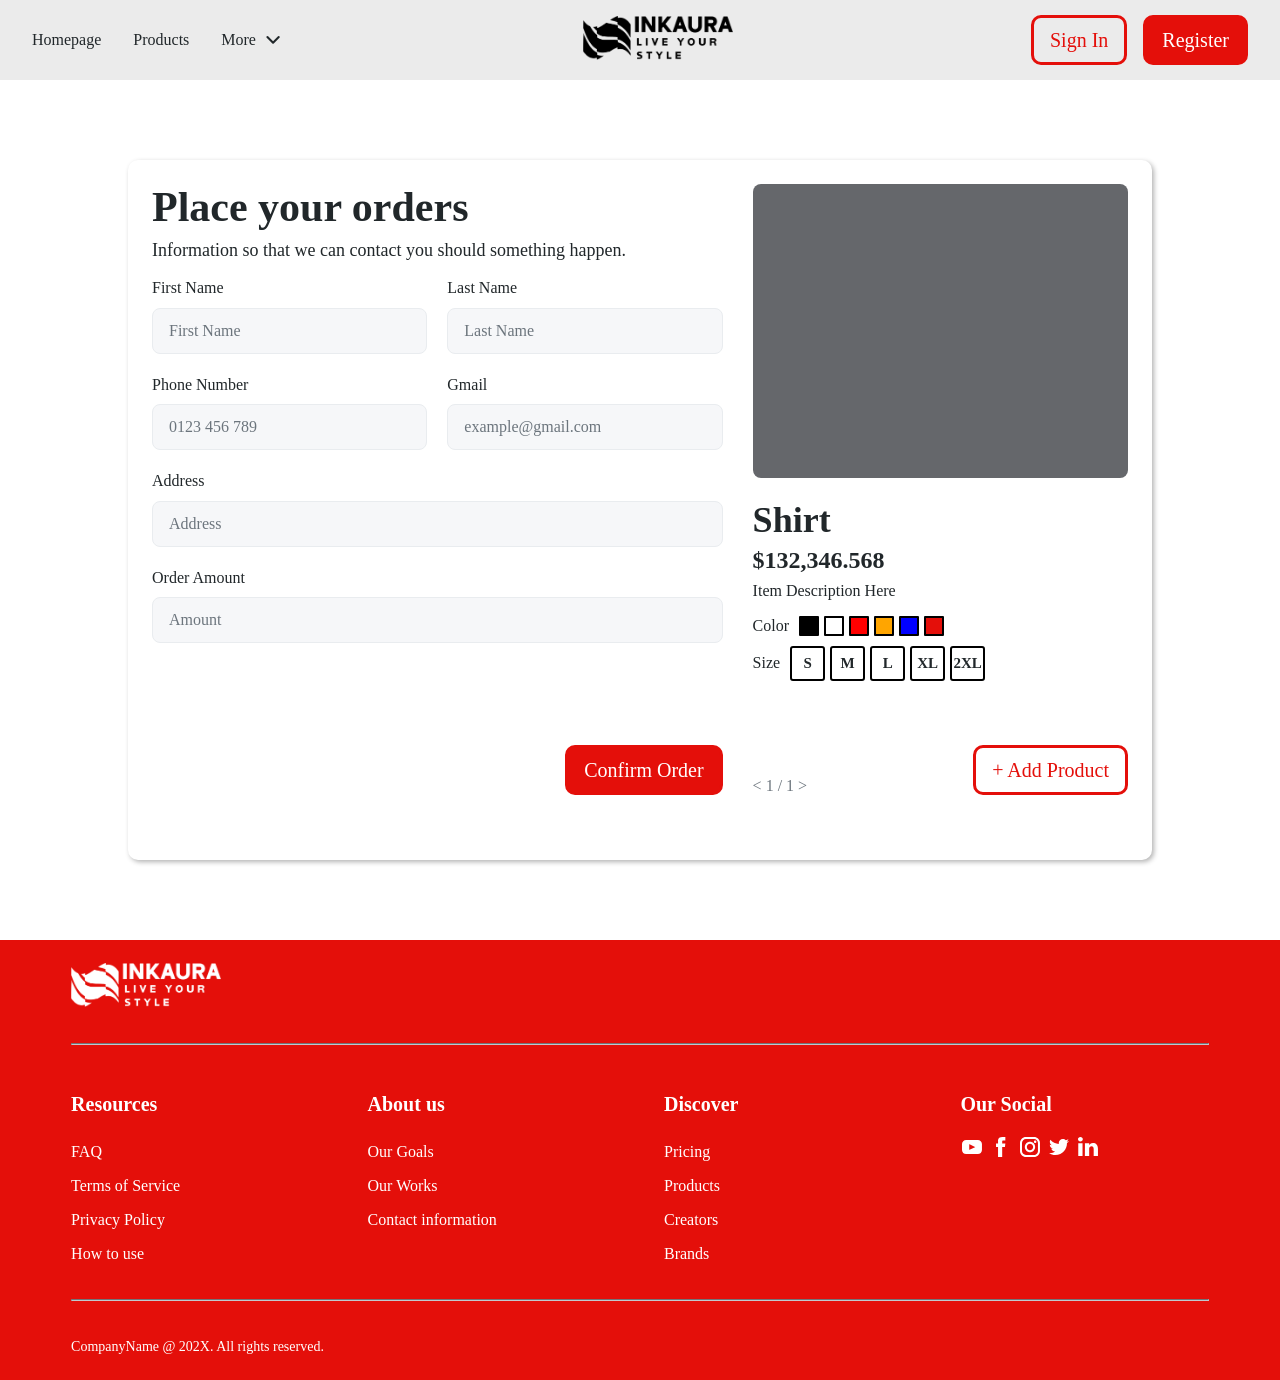
<file: product-payment.html>
<!DOCTYPE html>
<html lang="en">
<head>
    <meta charset="UTF-8">
    <meta name="viewport" content="width=device-width, initial-scale=1.0">
    <title>Place Your Order</title>
    <link rel="stylesheet" href="/css/utils.css">
    <link rel="stylesheet" href="/css/header-footer.css">
    <style>
        :root {
            --primary-red: rgba(228, 15, 10, 1);
            --light-gray-bg: #f8f9fc;
            --input-bg: #f6f7f9;
            --border-color: #e9ecef;
            --text-primary: #212529;
            --text-secondary: #6c757d;
        }

        button.color {
            padding: 0;
            --color: black;
            width: 20px;
            height: 20px;
            border: 2px solid black;
            background-color: var(--color);
            border-radius: 1px;
        }
        button.size {
            padding: 0;
            font-size: 15px;
            font-weight: bold;
            --color: rgba(0, 0, 0, 0);
            width: 35px;
            height: 35px;
            border: 2px solid black;
            background-color: var(--color);
            border-radius: 3px;
            line-height: 100%;
            transition: 0.25s;
        }
        button.size:hover {
            --color: rgba(0, 0, 0, 0.1)
        }
        .container2 {
            width: 95%;
            max-width: 1024px;
            height: 700px;
            box-shadow: 2px 2px 5px rgba(0, 0, 0, 0.3);
            border-radius: 10px;
            padding: 24px;
            display: flex;
            flex-direction: row;
            justify-content: space-between;
        }
        .order-form {
            width: calc(60% - 15px);
            height: 611px;
            display: flex;
            flex-direction: column;
            gap: 14px;
        }
        .box {
            height: 100%;
        }
        .form {
            display: flex;
            flex-direction: column;
            align-items: flex-end;
            height: 100%;
            justify-content: space-between;
        }
        .form-group {
            width: 100%;
            margin-bottom: 1.25rem;
        }
        .form-group label {
            display: block; 
            font-size: 16px;
            font-weight: 500;
            margin-bottom: 8px; 
            line-height: 140%;
        }

        .form-group input {
            width: 100%;
            padding: 13px 16px;
            font-size: 16px;
            font-weight: 500;
            background-color: var(--input-bg);
            border: 1px solid var(--border-color);
            border-radius: 8px;
            color: var(--text-primary);
        }

        .form-group input::placeholder {
            color: var(--text-secondary);
        }

        .form-row {
            width: 100%;
            display: flex;
            gap: 1.25rem;
        }

        .form-row .form-group {
            flex: 1;
        }
        .name {
            line-height: 100%;
        }
        .price {
            line-height: 100%;
            font-weight: 700;
        }

        .desc {
            color: var(--text-secondary);
        }

        .product-options {
            display: flex;
            gap: 1.25rem;
            margin-bottom: 1.5rem;
        }

        .option-group {
            flex: 1;
        }

        .option-group label {
            display: block;
            font-size: 0.9rem;
            font-weight: 500;
            margin-bottom: 0.5rem;
            color: var(--text-secondary);
        }

        .option-group select {
            width: 100%;
            padding: 1rem;
            font-size: 1rem;
            background-color: #fff; 
            border: 1px solid var(--border-color);
            border-radius: 8px;
            appearance: none;
            background-image: url("data:image/svg+xml,%3Csvg xmlns='http://www.w3.org/2000/svg' viewBox='0 0 16 16'%3E%3Cpath fill='none' stroke='%236c757d' stroke-linecap='round' stroke-linejoin='round' stroke-width='2' d='M2 5l6 6 6-6'/%3E%3C/svg%3E");
            background-repeat: no-repeat;
            background-position: right 1rem center;
            background-size: 1em;
        }
        .product-card {
            width: calc(40% - 15px);
            height: 611px;
            gap: 24px;
            background-color: #ffffff;
            .image {
                background-image: url("./");
                border-radius: 8px;
                background-color: #65676b;
                background-size: cover;
                background-position: 50%;
                height: 100%;
            }
        }
        .summary-footer {
            display: flex;
            justify-content: space-between;
            align-items: flex-end;
        }

        .pagination {
            font-size: 1rem;
            color: var(--text-secondary);
            font-weight: 500;
        }
        .top {
            gap: 8px;
        }
        
        @media (max-width: 992px) {
            .container {
                flex-direction: column;
            }
            
            .product-summary {
                border-left: none;
                border-top: 1px solid var(--border-color);
            }
        }

        @media (max-width: 600px) {
            body {
                padding: 1rem;
            }

            .order-form,
            .product-summary {
                padding: 1.5rem;
            }
            
            .form-row {
                flex-direction: column;
                gap: 0;
            }
        }

    </style>
</head>
<body>
    <header class="flex-r between a-center">
       <menu class="f16 w5 flex-r a-center">
           <a href="./index.html">
               Homepage
           </a>
           <a href="./product2.html">
               Products
           </a>
           <div class="dropdown">
               <div class="flex-r a-center g-5">
                   More 
                   <svg xmlns="http://www.w3.org/2000/svg" width="24" height="24" viewBox="0 0 24 24" fill="#fff">
                       <path class="icon-chevron-down" fill="var(--default)"/>
                   </svg>
               </div>
               <div class="content flex-c">
                   <a href="./about.html">About us</a>
                   <a href="./dashboard.html">Contact Information</a>
                   <a href="./dashboard.html">FAQ</a>
               </div>
           </div>
       </menu>
       <div class="logo">
           <img src="./assets/logo.png">
       </div>
       <div class="account flex-r">
           <button class="secondary">
               Sign In
           </button>
           <button class="primary">
               Register
           </button>
       </div>
   </header>
    <section class="flex-c">
        <div class="container2 flex-r">
            <div class="order-form">
                <div class="top flex-c">
                    <div class="f42 w8 line-110">Place your orders</div>
                    <div class="f18 w5 line-140">Information so that we can contact you should something happen.</div>
                </div>
    
                <form action="/success.html" type="POST" class="form">
                    <div style="width: 100%;">
                        <div class="form-row">
                            <div class="form-group">
                                <label for="first-name">First Name</label>
                                <input type="text" id="first-name" placeholder="First Name">
                            </div>
                            <div class="form-group">
                                <label for="last-name">Last Name</label>
                                <input type="text" id="last-name" placeholder="Last Name">
                            </div>
                        </div>
                        <div class="form-row">
                            <div class="form-group">
                                <label for="phone">Phone Number</label>
                                <input type="tel" id="phone" placeholder="0123 456 789">
                            </div>
                            <div class="form-group">
                                <label for="email">Gmail</label>
                                <input type="email" id="email" placeholder="example@gmail.com">
                            </div>
                        </div>
                        <div class="form-group">
                            <label for="address">Address</label>
                            <input type="address" id="address" placeholder="Address">
                        </div>
                        <div class="form-group">
                            <label for="amount">Order Amount</label>
                            <input type="text" id="amount" placeholder="Amount">
                        </div>
                    </div>
                    <button type="submit" class="primary">Confirm Order</button>
                </form>
            </div>
    
            <div class="product-card flex-c">
                <div class="image">
                </div>
                <div class="box flex-c between">
                    <div class="flex-c between g-16">
                        <div class="flex-c g-10">
                            <div class="f36 w8 name" id="name">Shirt</div>
                            <div class="f24 w6 price" id="prices">$132,346.568</div>
                            <div class="description" id="desc">
                                Item Description Here
                            </div>
                        </div>
                        <div class="select-area flex-c g-10 between">
                            <div class="option-select flex-r g-10 a-center">
                                <span class="form-label">
                                    Color
                                </span>
                                <div class="flex-r g-5">
                                    <button class="color" style="--color: black" onclick="setBackground('black')">
        
                                    </button>
                                    <button class="color" style="--color: white" onclick="setBackground('white')">
        
                                    </button>
                                    <button class="color" style="--color: red" onclick="setBackground('red')">
        
                                    </button>
                                    <button class="color" style="--color: orange" onclick="setBackground('orange')">
        
                                    </button>
                                    <button class="color" style="--color: blue" onclick="setBackground('blue')">
        
                                    </button>
                                    <button class="color" style="--color: #e40f0a" onclick="setBackground(`#e40f0a`)">
        
                                    </button>
                                </div>
                            </div>
                            <div class="option-select flex-r g-10 a-center">
                                <div class="form-label">
                                    Size
                                </div>
                                <div class="flex-r g-5">
                                    <button class="size">
                                        S
                                    </button>
                                    <button class="size">
                                        M
                                    </button>
                                    <button class="size">
                                        L
                                    </button>
                                    <button class="size">
                                        XL
                                    </button>
                                    <button class="size">
                                        2XL
                                    </button>
                                </div>
                            </div>
                        </div>
                    </div>
                    
                    <div class="summary-footer">
                        <span class="pagination">&lt; 1 / 1 &gt;</span>
                        <button class="secondary">+ Add Product</button>
                    </div>
                </div>
            </div>
        </div>

    </section>
    <footer class="a-center j-center">
        <div class="container">
            <div class="logo">
                <img src="./assets/logo.png" style="filter: invert(1);">
            </div>
            <hr>
            <div class="resources flex-r between">
                <div class="link-bar">
                    <div class="link-type">
                        Resources
                    </div>
                    <a href="#" class="link">
                        FAQ
                    </a>
                    <a href="#" class="link">
                        Terms of Service
                    </a>
                    <a href="#" class="link">
                        Privacy Policy
                    </a>
                    <a href="#" class="link">
                        How to use
                    </a>
                </div>
                <div class="link-bar">
                    <div class="link-type">
                        About us
                    </div>
                    <a href="#" class="link">
                        Our Goals
                    </a>
                    <a href="#" class="link">
                        Our Works
                    </a>
                    <a href="#" class="link">
                        Contact information
                    </a>
                </div>
                <div class="link-bar">
                    <div class="link-type">
                        Discover
                    </div>
                    <a href="#" class="link">
                        Pricing
                    </a>
                    <a href="#" class="link">
                        Products
                    </a>
                    <a href="#" class="link">
                        Creators
                    </a>
                    <a href="#" class="link">
                        Brands
                    </a>
                </div>
                <div class="link-bar social">
                    <div class="link-type">
                        Our Social
                    </div>
                    <div class="flex-r g-5 a-center">
                        <img src="./assets/icon/youtube.svg">
                        <img src="./assets/icon/facebook.svg">
                        <img src="./assets/icon/instagram.svg">
                        <img src="./assets/icon/twitter.svg">
                        <img src="./assets/icon/linkedin.svg">
                    </div>
                </div>
            </div>
            <hr>
            <div class="copyright f14 line-140 w4">
                CompanyName @ 202X. All rights reserved.
            </div>
        </div>
    </footer>

</body>
<script src="./data.js"></script>
<script>
    loadProduct()
    function setBackground(color) {
        document.querySelector(".image").style.backgroundColor = `${color}`
    }
</script>
</html>
</file>
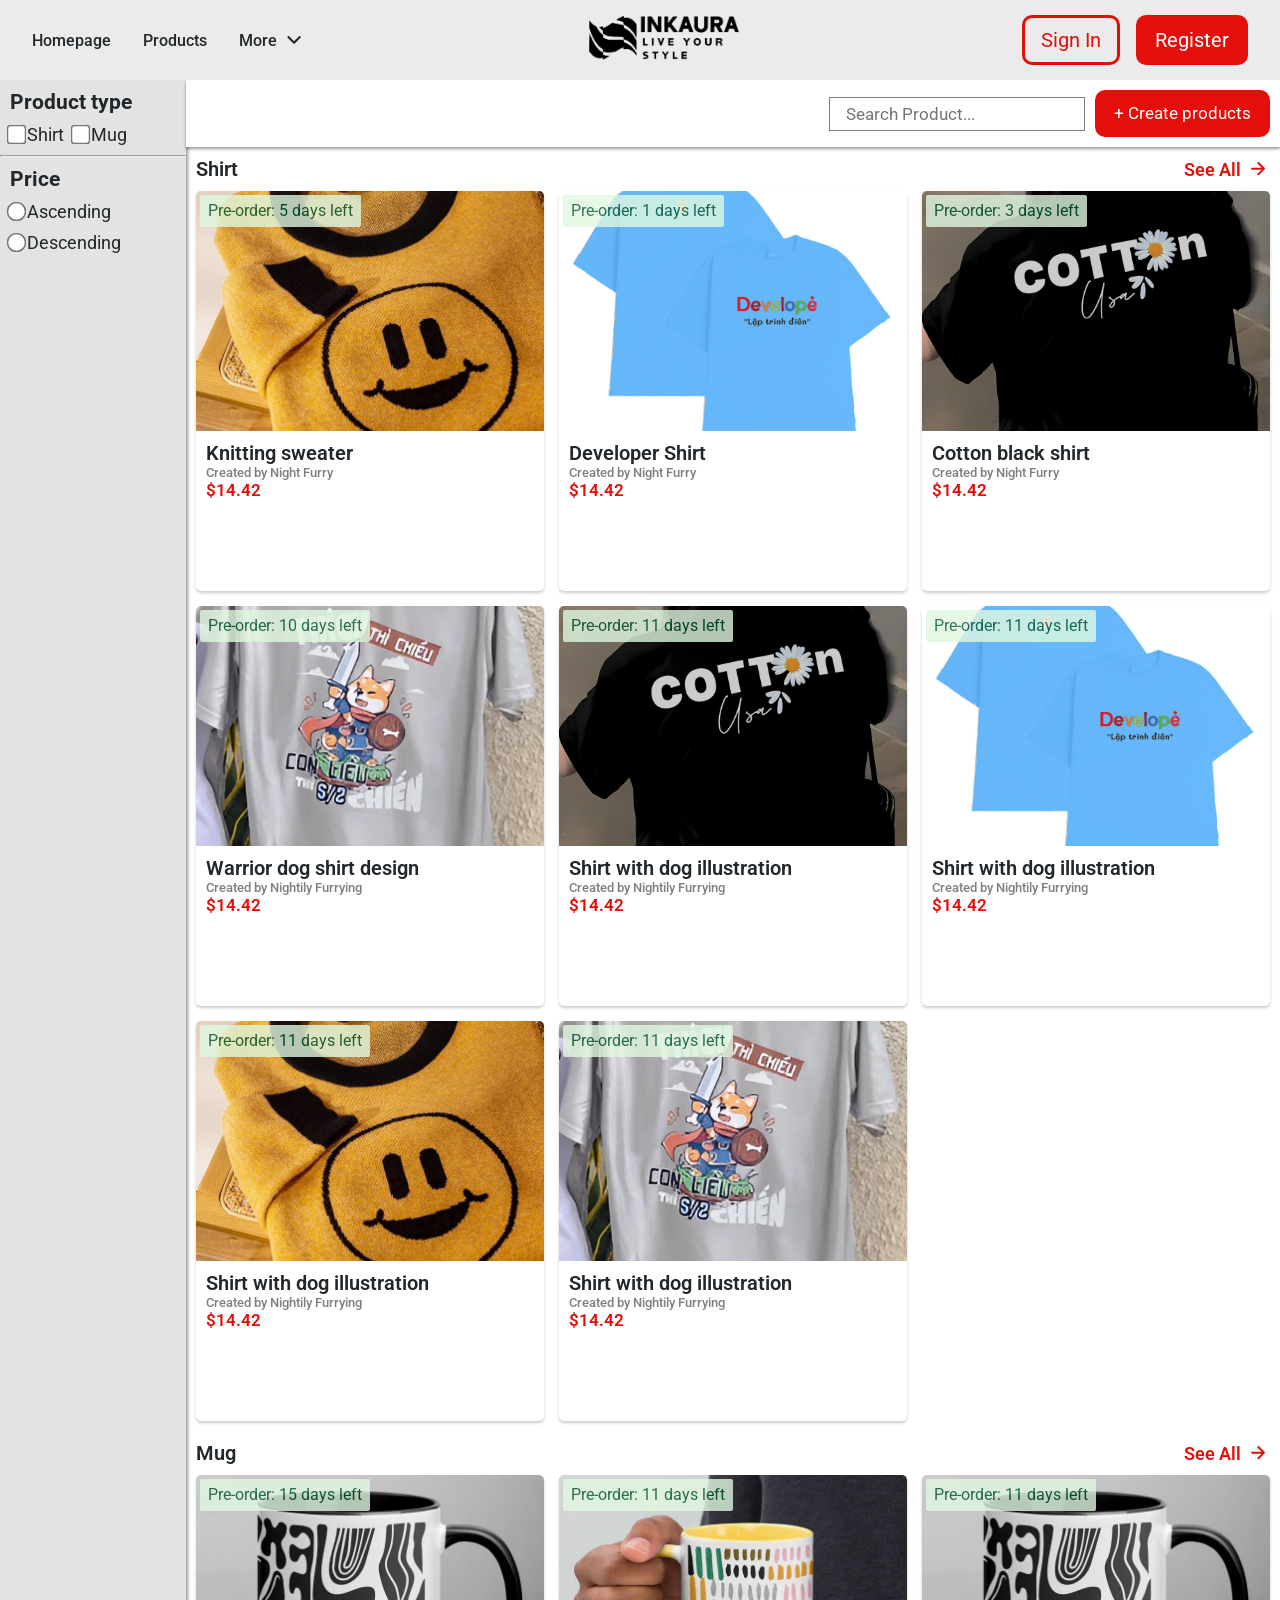
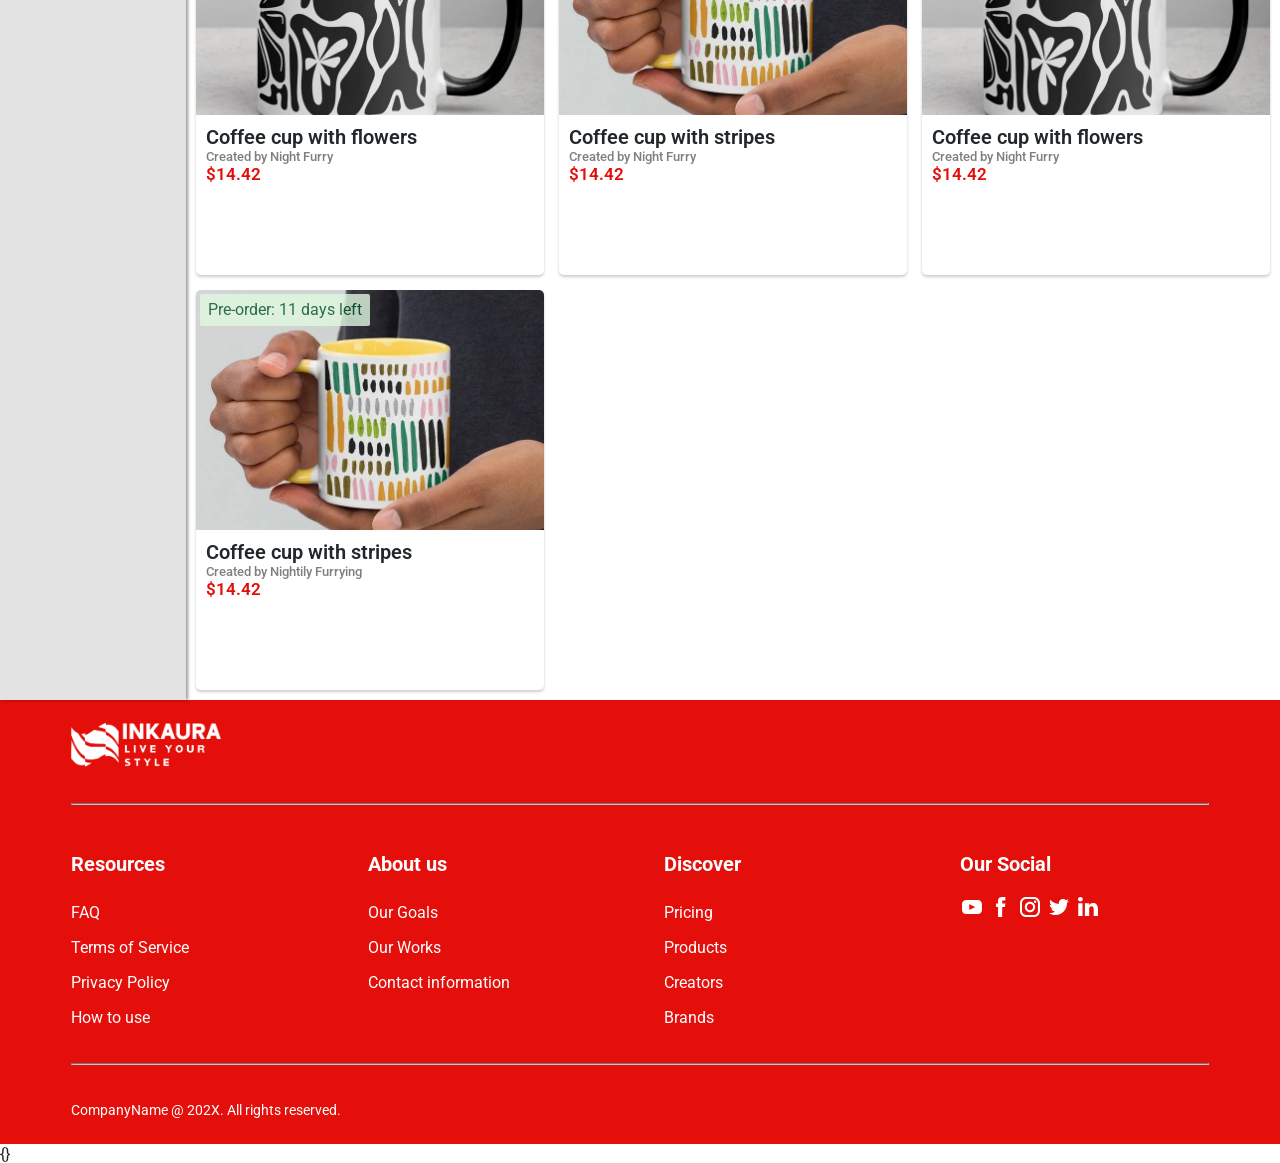
<file: product2.html>
<!DOCTYPE html>
<html lang="en">
<head>
    <meta charset="UTF-8">
    <meta name="viewport" content="width=device-width, initial-scale=1.0">
    <title>Document</title>
    <link rel="stylesheet" href="/css/font.css">
    <link rel="stylesheet" href="/css/utils.css">
    <link rel="stylesheet" href="/css/header-footer.css">
    <link rel="stylesheet" href="/css/product2.css">
</head>
<body>
    <section class="flex-c" style="padding: 0">
         <header class="flex-r between a-center">
            <menu class="f16 w5 flex-r a-center">
                <a href="./index.html">
                    Homepage
                </a>
                <a href="./product2.html">
                    Products
                </a>
                <div class="dropdown">
                    <div class="flex-r a-center g-5">
                        More 
                        <svg xmlns="http://www.w3.org/2000/svg" width="24" height="24" viewBox="0 0 24 24" fill="#fff">
                            <path class="icon-chevron-down" fill="var(--default)"/>
                        </svg>
                    </div>
                    <div class="content flex-c">
                        <a href="./about.html">About us</a>
                        <a href="./dashboard.html">Contact Information</a>
                        <a href="./dashboard.html">FAQ</a>
                    </div>
                </div>
            </menu>
            <div class="logo">
                <img src="./assets/logo.png">
            </div>
            <div class="account flex-r">
                <button class="secondary">
                    Sign In
                </button>
                <button class="primary">
                    Register
                </button>
            </div>
        </header>
        <div class="container">
            <div class="filter-container">
                <div style="position: sticky; top: 0;">
                    <div class="filter flex-c">
                        <div class="type f21 t-f17 m-f13 w8">
                            Product type
                        </div>
                        <div class="option-bar flex-r">
                            <div class="options">
                                <label><input type="checkbox">  Shirt</label>
                            </div>
                            <div class="options">
                                <label><input type="checkbox">  Mug</label>
                            </div>
                        </div>
                    </div>
                    <hr>
                    <div class="filter flex-c">
                        <div class="type f21 t-f17 m-f13 w8">
                            Price
                        </div>
                        <div class="option-bar flex-r">
                            <div class="options">
                                <label><input type="radio" name="price"> Ascending</label>
                            </div>
                            <div class="options">
                                <label><input type="radio" name="price"> Descending</label>
                            </div>
                        </div>
                    </div>
                </div>
            </div>
            <div class="product-container">
                <div class="flex-r g-5 bar">
                    <div class="search-bar">
                        <input
                        type="text"
                        placeholder="Search Product..."
                        class="search"
                        />
                    </div>
                    <button class="primary create-product">+ Create products</button>
                </div>
                <div class="product-section flex-c g-10">
                    <div class="title between flex-r between">
                        <div class="f20 w7">
                            Shirt
                        </div>
                        <div class="c-accent f18 w7 flex-r g-5 a-center">
                            See All
                            <svg xmlns="http://www.w3.org/2000/svg" width="24" height="24" viewBox="0 0 24 24" fill="#fff">
                                <path class="icon-arrow-right" fill="var(--pumkin)"/>
                            </svg>
                        </div>
                    </div>
                    <div class="products">
                        <div class="card">
                            <div class="image lazy shirt-1">
                                <div class="pre-order">
                                    Pre-order: 5 days left
                                </div>
                            </div>
                            <div class="text">
                                <div class="name" id="shirt-1">
                                    Knitting sweater
                                </div>
                                <div class="creator">
                                    Created by Night Furry
                                </div>
                                <div class="prices c-accent w7 f17">
                                    $14.42
                                </div>
                            </div>
                        </div>
                        <div class="card">
                            <div class="image lazy shirt-2">
                                <div class="pre-order">
                                    Pre-order: 1 days left
                                </div>
                            </div>
                            <div class="text">
                                <div class="name" id="shirt-2">
                                    Developer Shirt
                                </div>
                                <div class="creator">
                                    Created by Night Furry
                                </div>
                                <div class="prices c-accent w7 f17" id="shirt-price-2">
                                    $14.42
                                </div>
                            </div>
                        </div>
                        <div class="card">
                            <div class="image lazy shirt-3">
                                <div class="pre-order">
                                    Pre-order: 3 days left
                                </div>
                            </div>
                            <div class="text">
                                <div class="name" id="shirt-3">
                                    Cotton black shirt
                                </div>
                                <div class="creator">
                                    Created by Night Furry
                                </div>
                                <div class="prices c-accent w7 f17">
                                    $14.42
                                </div>
                            </div>
                        </div>
                        <div class="card">
                            <div class="image lazy shirt-4">
                                <div class="pre-order">
                                    Pre-order: 10 days left
                                </div>
                            </div>
                            <div class="text">
                                <div class="name" id="shirt-4">
                                    Warrior dog shirt design
                                </div>
                                <div class="creator">
                                    Created by Nightily Furrying
                                </div>
                                <div class="prices c-accent w7 f17">
                                    $14.42
                                </div>
                            </div>
                        </div>
                        <div class="card">
                            <div class="image lazy shirt-3" >
                                <div class="pre-order">
                                    Pre-order: 11 days left
                                </div>
                            </div>
                            <div class="text">
                                <div class="name" id="shirt-5">
                                    Shirt with dog illustration
                                </div>
                                <div class="creator">
                                    Created by Nightily Furrying
                                </div>
                                <div class="prices c-accent w7 f17">
                                    $14.42
                                </div>
                            </div>
                        </div>
                        <div class="card">
                            <div class="image lazy shirt-2">
                                <div class="pre-order">
                                    Pre-order: 11 days left
                                </div>
                            </div>
                            <div class="text">
                                <div class="name" id="shirt-6">
                                    Shirt with dog illustration
                                </div>
                                <div class="creator">
                                    Created by Nightily Furrying
                                </div>
                                <div class="prices c-accent w7 f17">
                                    $14.42
                                </div>
                            </div>
                        </div>
                        <div class="card">
                            <div class="image lazy shirt-1" id="shirt-7">
                                <div class="pre-order">
                                    Pre-order: 11 days left
                                </div>
                            </div>
                            <div class="text">
                                <div class="name">
                                    Shirt with dog illustration
                                </div>
                                <div class="creator">
                                    Created by Nightily Furrying
                                </div>
                                <div class="prices c-accent w7 f17">
                                    $14.42
                                </div>
                            </div>
                        </div>
                        <div class="card">
                            <div class="image lazy shirt-4">
                                <div class="pre-order">
                                    Pre-order: 11 days left
                                </div>
                            </div>
                            <div class="text">
                                <div class="name" id="shirt-8">
                                    Shirt with dog illustration
                                </div>
                                <div class="creator">
                                    Created by Nightily Furrying
                                </div>
                                <div class="prices c-accent w7 f17">
                                    $14.42
                                </div>
                            </div>
                        </div>
                    </div>
                </div>
                <div class="product-section flex-c g-10">
                    <div class="title between flex-r between">
                        <div class="f20 w7">
                            Mug
                        </div>
                        <div class="c-accent f18 w7 flex-r g-5 a-center">
                            See All
                            <svg xmlns="http://www.w3.org/2000/svg" width="24" height="24" viewBox="0 0 24 24" fill="#fff">
                                <path class="icon-arrow-right" fill="var(--pumkin)"/>
                            </svg>
                        </div>
                    </div>
                    <div class="products">
                        <div class="card">
                            <div class="mug-1 image lazy">
                                <div class="pre-order">
                                    Pre-order: 15 days left
                                </div>
                            </div>
                            <div class="text">
                                <div class="name">
                                    Coffee cup with flowers
                                </div>
                                <div class="creator">
                                    Created by Night Furry
                                </div>
                                <div class="prices c-accent w7 f17">
                                    $14.42
                                </div>
                            </div>
                        </div>
                        <div class="card">
                            <div class="image lazy mug-2">
                                <div class="pre-order">
                                    Pre-order: 11 days left
                                </div>
                            </div>
                            <div class="text">
                                <div class="name">
                                    Coffee cup with stripes
                                </div>
                                <div class="creator">
                                    Created by Night Furry
                                </div>
                                <div class="prices c-accent w7 f17">
                                    $14.42
                                </div>
                            </div>
                        </div>
                        <div class="card">
                            <div class="image lazy mug-1">
                                <div class="pre-order">
                                    Pre-order: 11 days left
                                </div>
                            </div>
                            <div class="text">
                                <div class="name">
                                    Coffee cup with flowers
                                </div>
                                <div class="creator">
                                    Created by Night Furry
                                </div>
                                <div class="prices c-accent w7 f17">
                                    $14.42
                                </div>
                            </div>
                        </div>
                        <div class="card">
                            <div class="image lazy mug-2">
                                <div class="pre-order">
                                    Pre-order: 11 days left
                                </div>
                            </div>
                            <div class="text">
                                <div class="name">
                                    Coffee cup with stripes
                                </div>
                                <div class="creator">
                                    Created by Nightily Furrying
                                </div>
                                <div class="prices c-accent w7 f17">
                                    $14.42
                                </div>
                            </div>
                        </div>
                    </div>
                </div>
            </div>
        </div>
    </section>
    <footer class="a-center j-center">
        <div class="container">
            <div class="logo">
                <img src="./assets/logo.png" style="filter: invert(1);">
            </div>
            <hr>
            <div class="resources flex-r between">
                <div class="link-bar">
                    <div class="link-type">
                        Resources
                    </div>
                    <a href="#" class="link">
                        FAQ
                    </a>
                    <a href="#" class="link">
                        Terms of Service
                    </a>
                    <a href="#" class="link">
                        Privacy Policy
                    </a>
                    <a href="#" class="link">
                        How to use
                    </a>
                </div>
                <div class="link-bar">
                    <div class="link-type">
                        About us
                    </div>
                    <a href="#" class="link">
                        Our Goals
                    </a>
                    <a href="#" class="link">
                        Our Works
                    </a>
                    <a href="#" class="link">
                        Contact information
                    </a>
                </div>
                <div class="link-bar">
                    <div class="link-type">
                        Discover
                    </div>
                    <a href="#" class="link">
                        Pricing
                    </a>
                    <a href="#" class="link">
                        Products
                    </a>
                    <a href="#" class="link">
                        Creators
                    </a>
                    <a href="#" class="link">
                        Brands
                    </a>
                </div>
                <div class="link-bar social">
                    <div class="link-type">
                        Our Social
                    </div>
                    <div class="flex-r g-5 a-center">
                        <img src="./assets/icon/youtube.svg">
                        <img src="./assets/icon/facebook.svg">
                        <img src="./assets/icon/instagram.svg">
                        <img src="./assets/icon/twitter.svg">
                        <img src="./assets/icon/linkedin.svg">
                    </div>
                </div>
            </div>
            <hr>
            <div class="copyright f14 line-140 w4">
                CompanyName @ 202X. All rights reserved.
            </div>
        </div>
    </footer>
</body>
<script src="./data.js"></script>
<script src="lazyload.js"></script>
<script>
    let list = ['shirt', 'mug'], amount = [4, 2]
    let product = {
        "shirt-1": {
            name: "Knitting sweater",
            url: "../assets/products/sweater.png",
            prices: "14.42",
            desc: "Soft knitting sweater made out of soft yarn"
        },
        "shirt-2": {
            name: "Developer Shirt",
            prices: "14.42",
            url: "../assets/products/dev.png",
            desc: "Cool shirt to let everyone know you're a developers"
        },
        "shirt-3": {
            name: "Cotton black shirt",
            prices: "14.42",
            url: "../assets/products/cotton.jpg",
            desc: "Edgy black shirt"
        },
        "shirt-4": {
            name: "Warrior dog shirt design",
            url: "../assets/products/dog.jpeg",
            prices: "14.42",
            desc: "A dog warrior themed shirt, very cute"
        },
        "mug-1": {
            name: "Coffee cup with flowers",
            url: "../assets/products/cup.png",
            prices: "14.42",
            desc: "A cool cup"  
        },
        "mug-2": {
            name: "Coffee cup with stripes",
            url: "../assets/products/cup-2.png",
            prices: "14.42",
            desc: "A cool cup"  
        }
    }
    for(let a = 0; a < list.length; a++) {
        for (let b = 1; b <= amount[a]; b++) {
            let item = document.querySelectorAll(`.${list[a]}-${b}`)
            item.forEach((items, i) => {
                    item[i].addEventListener("click", (e) => {
                        saveProduct(product[`${list[a]}-${b}`]["name"],product[`${list[a]}-${b}`]["url"], product[`${list[a]}-${b}`]["prices"],product[`${list[a]}-${b}`]["desc"]);
                        window.location.assign('./product-details.html')
                    })
                }
            )
        }
    }
</script>
</html>
{}
</file>
<file: css/style.css>
html, body {
    height: 100%;
}
a {
    text-decoration: none;
}
section {
    width: 100%;
    display: flex;
    align-items: center;
    justify-content: center;
    padding: 40px 0;
}
.container {
    width: 95%;
    max-width: 1280px;
}
.caption {
    text-align: center;
}
.section1 {
    position: relative;
    --url: url('../assets/background/index-background.jpg');
    background-size: cover;
    background-position: 0;
    height: 576px;
    padding: 0px 0;
    background-image: var(--url);
    .overlay {
        position: absolute;
        bottom: 0px;
        height: 100%;
        width: 100%;
        background: linear-gradient(to top, transparent, rgba(0, 0, 0, 80%));
        z-index: 0;
    }
    .container {
        padding: 80px 0;
        height: 496px;
        width: 100%;
        text-align: center;
        color: white;
        .top {
            gap: 24px;
            color: white;
        }
        z-index: 2;
    }
}
.section2 {
    background-color: var(--bg-gray50);
    .container {
        gap: 64px;

        .products {
            display: flex;
            flex-direction: row;
            gap: 16px;
            width: 100%;
            .card {
                box-shadow: 2px 3px 9px rgba(0, 0, 0, 0.25);
                background-color: white;
                border-radius: 5px;
                width: calc((100% - (16px * 3)) / 4);
                height: 400px;
                .image {
                    height: 60%;
                    background-image: "./";
                    background-position: 50%;
                    background-size: 100%;
                    border-radius: 5px 5px 0 0;
                }
                .text {
                    padding: 8px 8px 0 8px;
                    height: 30%;
                }
                .more-info {
                    padding: 0 8px 0 8px;
                    height: 10%;
                    cursor: pointer;
                    text-decoration: underline;
                    text-decoration-color: var(--pumkin);
                }
            }
        }
    }
}
.section3 {
    background-color: var(--bg-white50);
    .container {
        .stat {
            width: 100%;
            gap: 24px;
            .card {
                border-radius: 10px;
                width: calc((100% - 24px * 3) / 4);
                background-color: white;
                box-shadow: 2px 3px 9px rgba(0, 0, 0, 0.25);
                height: 149px;
                padding: 16px;
                gap: 16px;
            }
        }
    }
}
.section4 {
    background-color: var(--bg-gray50);
    .container {
        .testimonials {
            width: 100%;
            .card {
                background-color: white;
                box-shadow: 2px 2px 10px rgba(0, 0, 0, 0.1);
                border-radius: 5px;
                width: 820px;
                height: 355.79px;
                padding: 24px;
                .user {
                    background-image: url("../assets/users/dog.jpg");
                    width: 96px;
                    height: 96px;
                    border-radius: 50%;
                    border: 2px solid var(--default75);
                    background-position: 50%;
                    background-size: 100%;
                }
                .text {
                    width: calc((709.35 / 820) * 820px);
                }
            }
            .card:hover {
                transform: scale(1);
            }
        }
    }
}
.card {
    transition: 0.25s;
}
.card:hover {
    transform: scale(1.05);
}
</file>
<file: css/font.css>
@font-face {
    font-family: "Roboto";
    src: url("./font/Roboto-Thin.ttf");
    font-weight: 100;
}
@font-face {
    font-family: "Roboto";
    src: url("./font/Roboto-ExtraLight.ttf");
    font-weight: 200;
}
@font-face {
    font-family: "Roboto";
    src: url("./font/Roboto-Light.ttf");
    font-weight: 300;
}
@font-face {
    font-family: "Roboto";
    src: url("./font/Roboto-Regular.ttf");
    font-weight: 400;
}
@font-face {
    font-family: "Roboto";
    src: url("./font/Roboto-Medium.ttf");
    font-weight: 500;
}
@font-face {
    font-family: "Roboto";
    src: url("./font/Roboto-SemiBold.ttf");
    font-weight: 700;
}
@font-face {
    font-family: "Roboto";
    src: url("./font/Roboto-Bold.ttf");
    font-weight: 800;
}
@font-face {
    font-family: "Roboto";
    src: url("./font/Roboto-Black.ttf");
    font-weight: 900;
}
</file>
<file: css/header-footer.css>
a {
    text-decoration: none;
}
header {
    padding: 16px 32px;
    width: 100%;
    height: 80px;
    background-color: #EBEBEB;
    z-index: 3;
    menu {
        gap: 32px;
        height: min-content;
    }
    .account {
        gap: 16px;
    }
}
.dropdown {
    position: relative;
    display: flex;
    flex-direction: column;
    gap: 10px;
    svg {
        rotate: 0deg;
        transition: rotate 0.2s ease-in-out;
        pointer-events: none;
    }
    .content {
        background-color: #EBEBEB;
        width: max-content;
        position: absolute;
        top: 100%;
        height: 0px;
        overflow-y: hidden;
        transition: height 0.2s linear;
        left: calc(16px * -1);
        border-radius: 3px;
        box-shadow: 0px 8px 16px rgba(0, 0, 0, 0.2);
    }
    a {
        padding: 12px 16px;
        line-height: 100%;
    }
    a:hover {
        background-color: hsl(0, 0%, 82%);
    }
}
.dropdown:hover .content {
    height: calc(40px * 3);
}
.dropdown:hover svg {
    rotate: 180deg;
}
.header {
    display: flex;
    flex-direction: column;
    gap: 8px;
    text-align: left;
    .caption {
        color: var(--pumkin);
        text-transform: uppercase;
        font-size: 20px;
        font-weight: 800;
        line-height: 100%;
        letter-spacing: 1px;
    }
    .title {
        font-size: 42px;
        line-height: 100%;
        font-weight: 800;
    }
}
footer {
    padding: 22.5px 0;
    background-color: var(--pumkin);
    hr {
        border-color: #C1C7CD;
    }
    .container {
        width: calc((1280 / 1440) * 100%);
        max-width: 1280px;
        display: flex;
        flex-direction: column;
        gap: 36px;
        .logo {
            display: flex;
            height: min-content;
            width: min-content;
        }
        .link-bar {
            width: calc((100% - 48px * 3) / 4);
            display: flex;
            flex-direction: column;
            gap: 16px;
        }
        .link-type {
            padding: 12px 0;
            font-size: 20px;
            font-weight: 800;
            line-height: 110%;
            height: min-content;
            color: white;
        }
        .link {
            color: white;
            font-size: 16px;
            font-weight: 400;
            cursor: pointer;
        }
        .social {
            gap: 8px;
        }
        .copyright {
            color: white;
        }
    }
}
</file>
<file: css/utils.css>
* {
    margin: 0;
    padding: 0;
    box-sizing: border-box;
    color: #21272A;
    font-family: "Roboto";
}
:root {
    --default: #21272A;
    --default75: rgba(33, 39, 42, 75%);
    --pumkin: #e40f0a;
    --pumkin80: rgba(228, 15, 10, 80%);
    --pumkin75: rgba(228, 15, 10, 75%);
    --color-accent: #e40f0a;
    --color-accent-light: hsl(1, 92%, 55%);
    --color-accent-dark: #980907;
    --color-success: #4BB543;
    --bg-success: #e5f5e4;
    --bg-gray50: rgba(233, 233, 233, 0.5);
    --bg-white50: rgb(255, 252, 244, 0.5);
}
.logo {
    img {
        width: 150px;
    }
}
section {
    width: 100%;
    display: flex;
    align-items: center;
    justify-content: center;
    padding: 80px 0;
}
html, body {
    height: 100%;
}
.icon-chevron-down {
    fill: rgb(33, 39, 42);
    d: path("M 12.071 13.3139 L 17.021 8.36388 C 17.1133 8.26837 17.2236 8.19219 17.3456 8.13978 C 17.4676 8.08737 17.5988 8.05979 17.7316 8.05863 C 17.8644 8.05748 17.9961 8.08278 18.119 8.13306 C 18.2419 8.18334 18.3535 8.25759 18.4474 8.35149 C 18.5413 8.44538 18.6156 8.55703 18.6658 8.67993 C 18.7161 8.80282 18.7414 8.9345 18.7403 9.06728 C 18.7391 9.20006 18.7115 9.33128 18.6591 9.45329 C 18.6067 9.57529 18.5305 9.68564 18.435 9.77788 L 12.778 15.4349 C 12.5905 15.6224 12.3362 15.7277 12.071 15.7277 C 11.8059 15.7277 11.5515 15.6224 11.364 15.4349 L 5.70702 9.77788 C 5.61151 9.68564 5.53533 9.57529 5.48292 9.45329 C 5.43051 9.33128 5.40292 9.20006 5.40177 9.06728 C 5.40062 8.9345 5.42592 8.80282 5.4762 8.67993 C 5.52648 8.55703 5.60073 8.44538 5.69463 8.35149 C 5.78852 8.25759 5.90017 8.18334 6.02307 8.13306 C 6.14596 8.08278 6.27764 8.05748 6.41042 8.05863 C 6.5432 8.05979 6.67442 8.08737 6.79643 8.13978 C 6.91843 8.19219 7.02877 8.26837 7.12102 8.36388 L 12.071 13.3139 Z");
}
.icon-chevron-left {
    fill: rgb(33, 39, 42);
    d: path("M 10.757 12.0001 L 15.707 16.9501 C 15.8026 17.0423 15.8787 17.1526 15.9311 17.2747 C 15.9836 17.3967 16.0111 17.5279 16.0123 17.6607 C 16.0135 17.7934 15.9882 17.9251 15.9379 18.048 C 15.8876 18.1709 15.8133 18.2826 15.7194 18.3765 C 15.6256 18.4703 15.5139 18.5446 15.391 18.5949 C 15.2681 18.6452 15.1364 18.6705 15.0036 18.6693 C 14.8709 18.6682 14.7396 18.6406 14.6176 18.5882 C 14.4956 18.5358 14.3853 18.4596 14.293 18.3641 L 8.63605 12.7071 C 8.44858 12.5195 8.34326 12.2652 8.34326 12.0001 C 8.34326 11.7349 8.44858 11.4806 8.63605 11.2931 L 14.293 5.63606 C 14.4817 5.4539 14.7343 5.35311 14.9964 5.35538 C 15.2586 5.35766 15.5095 5.46283 15.6949 5.64824 C 15.8803 5.83365 15.9854 6.08446 15.9877 6.34666 C 15.99 6.60885 15.8892 6.86146 15.707 7.05006 L 10.757 12.0001 Z");
}
.icon-arrow-right {
    d: path("M 15.586 10.6569 L 11.636 6.70692 C 11.4538 6.51832 11.353 6.26571 11.3553 6.00352 C 11.3576 5.74132 11.4628 5.49051 11.6482 5.3051 C 11.8336 5.11969 12.0844 5.01452 12.3466 5.01224 C 12.6088 5.00997 12.8614 5.11076 13.05 5.29292 L 18.707 10.9499 C 18.8002 11.0426 18.8741 11.1527 18.9246 11.2741 C 18.9751 11.3954 19.001 11.5255 19.001 11.6569 C 19.001 11.7883 18.9751 11.9184 18.9246 12.0398 C 18.8741 12.1611 18.8002 12.2713 18.707 12.3639 L 13.05 18.0209 C 12.9578 18.1164 12.8474 18.1926 12.7254 18.245 C 12.6034 18.2974 12.4722 18.325 12.3394 18.3262 C 12.2066 18.3273 12.0749 18.302 11.952 18.2517 C 11.8291 18.2015 11.7175 18.1272 11.6236 18.0333 C 11.5297 17.9394 11.4555 17.8278 11.4052 17.7049 C 11.3549 17.582 11.3296 17.4503 11.3307 17.3175 C 11.3319 17.1847 11.3595 17.0535 11.4119 16.9315 C 11.4643 16.8095 11.5405 16.6992 11.636 16.6069 L 15.586 12.6569 H 6 C 5.73478 12.6569 5.48043 12.5516 5.29289 12.364 C 5.10536 12.1765 5 11.9221 5 11.6569 C 5 11.3917 5.10536 11.1373 5.29289 10.9498 C 5.48043 10.7623 5.73478 10.6569 6 10.6569 H 15.586 Z");
}
.icon-star {
    fill: #CECECE;
    d: path("M 15 2.5 L 18.8625 10.325 L 27.5 11.5875 L 21.25 17.675 L 22.725 26.275 L 15 22.2125 L 7.275 26.275 L 8.75 17.675 L 2.5 11.5875 L 11.1375 10.325 L 15 2.5 Z");
}
.icon-star-active {
    fill: #FFE500;
    d: path("M 15 2.5 L 18.8625 10.325 L 27.5 11.5875 L 21.25 17.675 L 22.725 26.275 L 15 22.2125 L 7.275 26.275 L 8.75 17.675 L 2.5 11.5875 L 11.1375 10.325 L 15 2.5 Z");
}
.flip {
    transform: rotate(180deg);
}
button {
    font-size: 20px;
    border-radius: 10px;
    font-weight: 400;
    display: flex;
    align-items: center;
    justify-content: center;
    gap: 5px;
    line-height: 100%;
    padding: 12px 16px;
    cursor: pointer;
}
button.primary {
    border: 3px solid var(--pumkin);
    background-color: var(--pumkin);
    color: white;
}
button.secondary {
    background-color: transparent;
    border: 3px solid var(--pumkin);
    color: var(--pumkin);
}
.c-accent {
    color: var(--pumkin);
}
.c-accent-light {
    color: var(--color-accent-light);
}
.c-accent80 {
    color: var(--pumkin80);
}
.c-accent75 {
    color: var(--pumkin75);
}
.c-text75 {
    color: var(--default75);
}
.c-b {
    color: black;
}
.c-b25 {
    color: #00000040;
}
.c-b50 {
    color: #00000080;
}
.c-w70 {
    color: rgba(255, 255, 255, 0.7);
}
.c-w80 {
    color: rgba(255, 255, 255, 0.8);
}
.c-w90 {
    color: rgba(255, 255, 255, 0.9);
}
.c-w100 {
    color: white;
}
.c-g {
    color: var(--color-success);
}
.bg-green {
    background-color: var(--bg-success);
}


.flex-c {
    display: flex;
    flex-direction: column;
}
.flex-r {
    display: flex;
    flex-direction: row;
}
.a-center {
    display: flex;
    align-items: center;
}
.a-left {
    display: flex;
    align-items: start;
}
.j-center {
    display: flex;
    justify-content: center;
}
.between {
    justify-content: space-between;
}
.evenly {
    justify-content: space-evenly;
}
.around {
    justify-content: space-around;
}

.text-center {
    text-align: center;
}
.text-left {
    text-align: left;
}
.text-right {
    text-align: right;
}


.w1 {
    font-weight: 100;
}
.w2 {
    font-weight: 200;
}
.w3 {
    font-weight: 300;
}
.w4 {
    font-weight: 400;
}
.w5 {
    font-weight: 500;
}
.w6 {
    font-weight: 600;
}
.w7 {
    font-weight: 700;
}
.w8 {
    font-weight: 800;
}
.w9 {
    font-weight: 900;
}
.f1 {
    font-size: 1px;
}
.f2 {
    font-size: 2px;
}
.f3 {
    font-size: 3px;
}
.f4 {
    font-size: 4px;
}
.f5 {
    font-size: 5px;
}
.f6 {
    font-size: 6px;
}
.f7 {
    font-size: 7px;
}
.f8 {
    font-size: 8px;
}
.f9 {
    font-size: 9px;
}
.f10 {
    font-size: 10px;
}
.f11 {
    font-size: 11px;
}
.f12 {
    font-size: 12px;
}
.f13 {
    font-size: 13px;
}
.f14 {
    font-size: 14px;
}
.f15 {
    font-size: 15px;
}
.f16 {
    font-size: 16px;
}
.f17 {
    font-size: 17px;
}
.f18 {
    font-size: 18px;
}
.f19 {
    font-size: 19px;
}
.f20 {
    font-size: 20px;
}
.f21 {
    font-size: 21px;
}
.f22 {
    font-size: 22px;
}
.f23 {
    font-size: 23px;
}
.f24 {
    font-size: 24px;
}
.f25 {
    font-size: 25px;
}
.f26 {
    font-size: 26px;
}
.f27 {
    font-size: 27px;
}
.f28 {
    font-size: 28px;
}
.f29 {
    font-size: 29px;
}
.f30 {
    font-size: 30px;
}
.f31 {
    font-size: 31px;
}
.f32 {
    font-size: 32px;
}
.f33 {
    font-size: 33px;
}
.f34 {
    font-size: 34px;
}
.f35 {
    font-size: 35px;
}
.f36 {
    font-size: 36px;
}
.f37 {
    font-size: 37px;
}
.f38 {
    font-size: 38px;
}
.f39 {
    font-size: 39px;
}
.f40 {
    font-size: 40px;
}
.f41 {
    font-size: 41px;
}
.f42 {
    font-size: 42px;
}
.f43 {
    font-size: 43px;
}
.f44 {
    font-size: 44px;
}
.f45 {
    font-size: 45px;
}
.f46 {
    font-size: 46px;
}
.f47 {
    font-size: 47px;
}
.f48 {
    font-size: 48px;
}
.f54 {
    font-size: 54px;
}
.f72 {
    font-size: 72px;
}
.line-110 {
    line-height: 110%;
}
.line-140 {
    line-height: 140%;
}
.g-64 {
    gap: 64px;
}
.g-40 {
    gap: 40px;
}
.g-24 {
    gap: 24px;
}
.g-16 {
    gap: 16px;
}
.g-10 {
    gap: 10px;
}
.g-5 {
    gap: 5px;
}
@media only screen and (max-width: 1024px) {
    .PC {
        display: none;
    }
    .Mobile {
        display: none;
    }
    .Tablet {
        display: flex;
    }
    .t-w1 {
        font-weight: 100;
    }

    .t-w2 {
        font-weight: 200;
    }

    .t-w3 {
        font-weight: 300;
    }

    .t-w4 {
        font-weight: 400;
    }

    .t-w5 {
        font-weight: 500;
    }

    .t-w6 {
        font-weight: 600;
    }

    .t-w7 {
        font-weight: 700;
    }

    .t-w8 {
        font-weight: 800;
    }

    .t-w9 {
        font-weight: 900;
    }
    .t-f1 {
        font-size: 1px;
    }

    .t-f2 {
        font-size: 2px;
    }

    .t-f3 {
        font-size: 3px;
    }

    .t-f4 {
        font-size: 4px;
    }

    .t-f5 {
        font-size: 5px;
    }

    .t-f6 {
        font-size: 6px;
    }

    .t-f7 {
        font-size: 7px;
    }

    .t-f8 {
        font-size: 8px;
    }

    .t-f9 {
        font-size: 9px;
    }

    .t-f10 {
        font-size: 10px;
    }

    .t-f11 {
        font-size: 11px;
    }

    .t-f12 {
        font-size: 12px;
    }

    .t-f13 {
        font-size: 13px;
    }

    .t-f14 {
        font-size: 14px;
    }

    .t-f15 {
        font-size: 15px;
    }

    .t-f16 {
        font-size: 16px;
    }

    .t-f17 {
        font-size: 17px;
    }

    .t-f18 {
        font-size: 18px;
    }

    .t-f19 {
        font-size: 19px;
    }

    .t-f20 {
        font-size: 20px;
    }

    .t-f21 {
        font-size: 21px;
    }

    .t-f22 {
        font-size: 22px;
    }

    .t-f23 {
        font-size: 23px;
    }

    .t-f24 {
        font-size: 24px;
    }

    .t-f25 {
        font-size: 25px;
    }

    .t-f26 {
        font-size: 26px;
    }

    .t-f27 {
        font-size: 27px;
    }

    .t-f28 {
        font-size: 28px;
    }

    .t-f29 {
        font-size: 29px;
    }

    .t-f30 {
        font-size: 30px;
    }

    .t-f31 {
        font-size: 31px;
    }

    .t-f32 {
        font-size: 32px;
    }

    .t-f33 {
        font-size: 33px;
    }

    .t-f34 {
        font-size: 34px;
    }

    .t-f35 {
        font-size: 35px;
    }

    .t-f36 {
        font-size: 36px;
    }

    .t-f37 {
        font-size: 37px;
    }

    .t-f38 {
        font-size: 38px;
    }

    .t-f39 {
        font-size: 39px;
    }

    .t-f40 {
        font-size: 40px;
    }

    .t-f41 {
        font-size: 41px;
    }

    .t-f42 {
        font-size: 42px;
    }

    .t-f43 {
        font-size: 43px;
    }

    .t-f44 {
        font-size: 44px;
    }

    .t-f45 {
        font-size: 45px;
    }

    .t-f46 {
        font-size: 46px;
    }

    .t-f47 {
        font-size: 47px;
    }

    .t-f48 {
        font-size: 48px;
    }
}
@media only screen and (max-width: 660px) {
    .PC {
        display: none;
    }
    .Tablet {
        display: none;
    }
    .Mobile {
        display: flex;
    }
    .m-w1 {
        font-weight: 100;
    }
    .m-w2 {
        font-weight: 200;
    }

    .m-w3 {
        font-weight: 300;
    }

    .m-w4 {
        font-weight: 400;
    }

    .m-w5 {
        font-weight: 500;
    }

    .m-w6 {
        font-weight: 600;
    }

    .m-w7 {
        font-weight: 700;
    }

    .m-w8 {
        font-weight: 800;
    }

    .m-w9 {
        font-weight: 900;
    }
    .m-f1 {
        font-size: 1px;
    }

    .m-f2 {
        font-size: 2px;
    }

    .m-f3 {
        font-size: 3px;
    }

    .m-f4 {
        font-size: 4px;
    }

    .m-f5 {
        font-size: 5px;
    }

    .m-f6 {
        font-size: 6px;
    }

    .m-f7 {
        font-size: 7px;
    }

    .m-f8 {
        font-size: 8px;
    }

    .m-f9 {
        font-size: 9px;
    }

    .m-f10 {
        font-size: 10px;
    }

    .m-f11 {
        font-size: 11px;
    }

    .m-f12 {
        font-size: 12px;
    }

    .m-f13 {
        font-size: 13px;
    }

    .m-f14 {
        font-size: 14px;
    }

    .m-f15 {
        font-size: 15px;
    }

    .m-f16 {
        font-size: 16px;
    }

    .m-f17 {
        font-size: 17px;
    }

    .m-f18 {
        font-size: 18px;
    }

    .m-f19 {
        font-size: 19px;
    }

    .m-f20 {
        font-size: 20px;
    }

    .m-f21 {
        font-size: 21px;
    }

    .m-f22 {
        font-size: 22px;
    }

    .m-f23 {
        font-size: 23px;
    }

    .m-f24 {
        font-size: 24px;
    }

    .m-f25 {
        font-size: 25px;
    }

    .m-f26 {
        font-size: 26px;
    }

    .m-f27 {
        font-size: 27px;
    }

    .m-f28 {
        font-size: 28px;
    }

    .m-f29 {
        font-size: 29px;
    }

    .m-f30 {
        font-size: 30px;
    }

    .m-f31 {
        font-size: 31px;
    }

    .m-f32 {
        font-size: 32px;
    }

    .m-f33 {
        font-size: 33px;
    }

    .m-f34 {
        font-size: 34px;
    }

    .m-f35 {
        font-size: 35px;
    }

    .m-f36 {
        font-size: 36px;
    }

    .m-f37 {
        font-size: 37px;
    }

    .m-f38 {
        font-size: 38px;
    }

    .m-f39 {
        font-size: 39px;
    }

    .m-f40 {
        font-size: 40px;
    }

    .m-f41 {
        font-size: 41px;
    }

    .m-f42 {
        font-size: 42px;
    }

    .m-f43 {
        font-size: 43px;
    }

    .m-f44 {
        font-size: 44px;
    }

    .m-f45 {
        font-size: 45px;
    }

    .m-f46 {
        font-size: 46px;
    }

    .m-f47 {
        font-size: 47px;
    }

    .m-f48 {
        font-size: 48px;
    }
}
.pre-order {
    color: #02542D;
    background-color: var(--background-success); 
    background-color: #e0f8e0; 
    padding: 8px;
    border-radius: 10px;
    text-align: center;
    line-height: 100%;
}
.lazy {
   background-image: none;
   background-color: #F1F1FA;
}
</file>
<file: css/about.css>
section {
    width: 100%;
    display: flex;
    align-items: center;
    justify-content: center;
    padding: 80px 0;
}
.container {
    width: 95%;
    max-width: 1280px;
}
.section1 {
    position: relative;
    --url: url('../assets/background/about-background.jpg');
    background-size: cover;
    background-position: 0;
    height: 576px;
    padding: 0px 0;
    background-image: var(--url);
    .overlay {
        position: absolute;
        bottom: 0;
        height: 100%;
        width: 100%;
        background: linear-gradient(to top, transparent 0%, rgba(0, 0, 0, 80%));
        z-index: 0;
    }
    color: white;
    .container {
        padding: 80px 0;
        height: 496px;
        width: 100%;
        text-align: center;
        .top {
            gap: 24px;
        }
        z-index: 2;
    }
}
.section2 {
    background-color: var(--bg-gray50);
    padding: 30px 0;
    .section-header {
        margin-bottom: 24px;
    }
    .container {
        display: flex;
        align-items: center;
        flex-direction: row;
        gap: 80px;
        .text {
            gap: 24px;
            width: calc(50% - 40px);
        }
        .image {
            --url: url("../assets/brands/Name=Kontrastr.png");
            height: 430px;
            background-position: 50%;
            background-size: cover;
            background-image: var(--url);
            width: calc(50% - 40px);
            border-radius: 10px;
            box-shadow: 0 2px 7px rgba(0, 0, 0, 0.55);
        }
    }
}
</file>
<file: css/product2.css>
input[type="checkbox"] {
    accent-color: var(--pumkin);
    transform: scale(1.5);
}
input[type="radio"] {
    accent-color: var(--pumkin);
    transform: scale(1.5);
}
label {
    font-size: 18px;
}
header {
    z-index: 999;
}
.create-product {
    font-size: 17px;
    padding: 12px 16px;
}
.container {
    display: flex;
    flex-direction: row;
    width: 100%;
    height: 100%;
}
.filter-container {
    background-color: rgba(80, 80, 80, 0.158);
    box-shadow: 2px 0 3px rgba(0, 0, 0, 0.4);
    width: 17%;
    max-width: 250px;
    position: sticky;
    top: 0;
    .filter {
        padding: 10px;
        gap: 10px;
        .option-bar {
            display: flex;
            flex-direction: row;
            gap: 10px;
            flex-wrap: wrap;
        }
    }
}
.product-container {
    width: 100%;
    height: 100%;
    .bar {
        position: sticky;
        background-color: #ffffff;
        top: 0;
        padding: 10px;
        box-shadow: 0px 2px 3px rgba(0, 0, 0, 0.4);
        display: flex;
        align-items: center;
        justify-content: right;
        gap: 10px;
        z-index: 10;

    }
    .search-bar {
        border: 1px solid rgba(0, 0, 0, 0.5);
        display: flex;
        justify-content: center;
        align-items: center;
        height: auto;
        gap: 5px;
        input {
            border-radius: 5px;
            padding: 6px 16px;
            border: 0;
            height: 100%;
            font-size: 17px;
            line-height: 24px;
        }
    }
    .product-section {
        padding: 10px;
        .products {
            height: auto;
            display: grid;
            grid-template-columns: repeat(auto-fit, minmax(280px, 1fr));
            gap: 15px;
            .card {
                display: flex;
                flex-direction: column;
                height: 400px;
                border-radius: 5px;
                box-shadow: 0 2px 3px 0 rgb(208, 203, 203);
                background-color: rgb(255, 255, 255);
                .image {
                    height: 60%;
                    display: flex;
                    align-items: flex-start;
                    padding: 4px;
                    --url: url("../assets/products/dog.jpeg");
                    background-image: var(--url);
                    background-size: 100%;
                    border-radius: 5px 5px 0 0;
                    background-position: 50%;
                    width: 100%;
                    cursor: pointer;
                    transition: 0.25s;
                    .pre-order {
                        opacity: 0.8;
                        border-radius: 2px;
                    }
                }
                .image:hover {
                    background-size: 110%;
                }
                .shirt-1 {
                    --url: url("../assets/products/sweater.png")
                }
                .shirt-2 {
                    --url: url("../assets/products/dev.png");
                    background-color: #46acff;
                }
                .shirt-3 {
                    --url: url("../assets/products/cotton.jpg")
                }
                .shirt-4 {
                    --url: url("../assets/products/dog.jpeg")
                }
                .mug-1 {
                    --url: url("../assets/products/cup.png");
                }             
                .mug-2 {
                    --url: url("../assets/products/cup-2.png");
                }             
                .text {
                    height: fit-content;
                    padding: 10px;
                    .name {
                        font-size: 20px;
                        font-weight: 700;
                    }
                    .creator {
                        font-size: 13px;
                        font-weight: 500;
                        color: #00000080;
                    }
                }
            }
        }
    }
}
</file>
